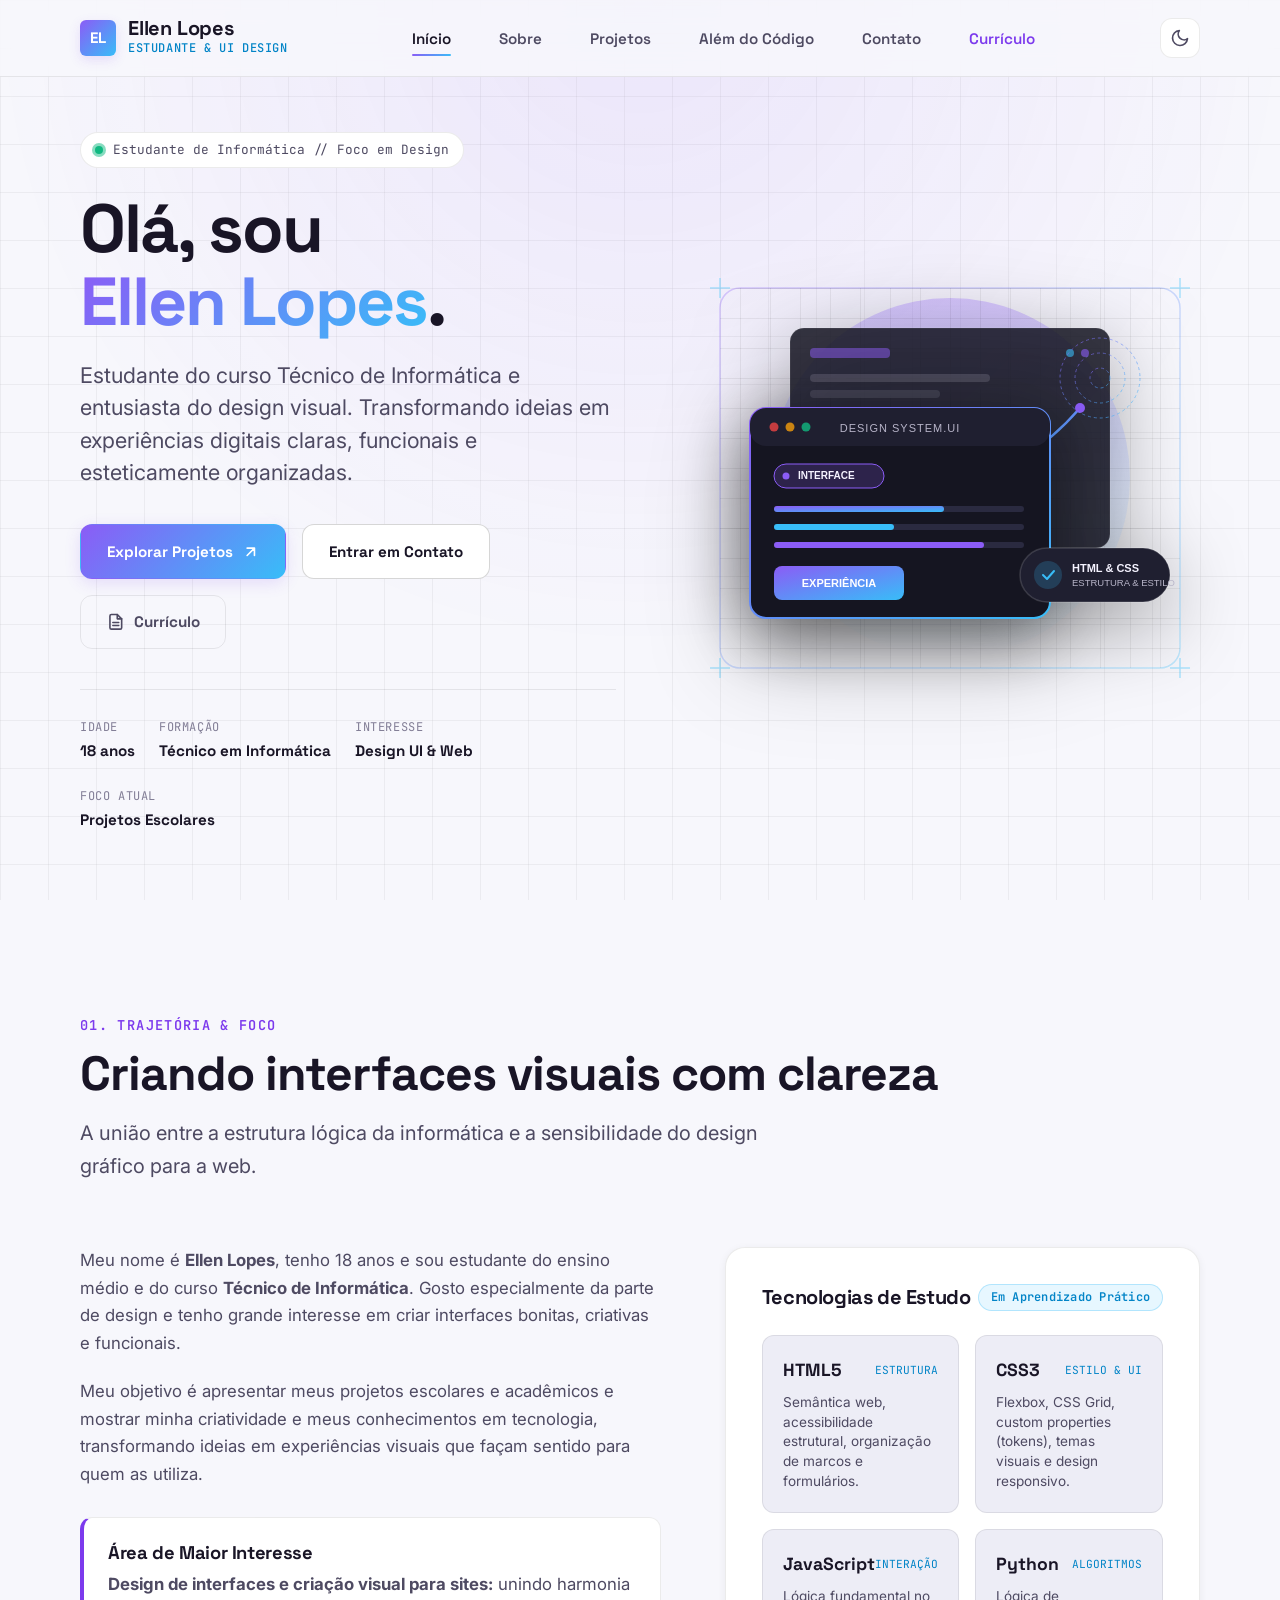
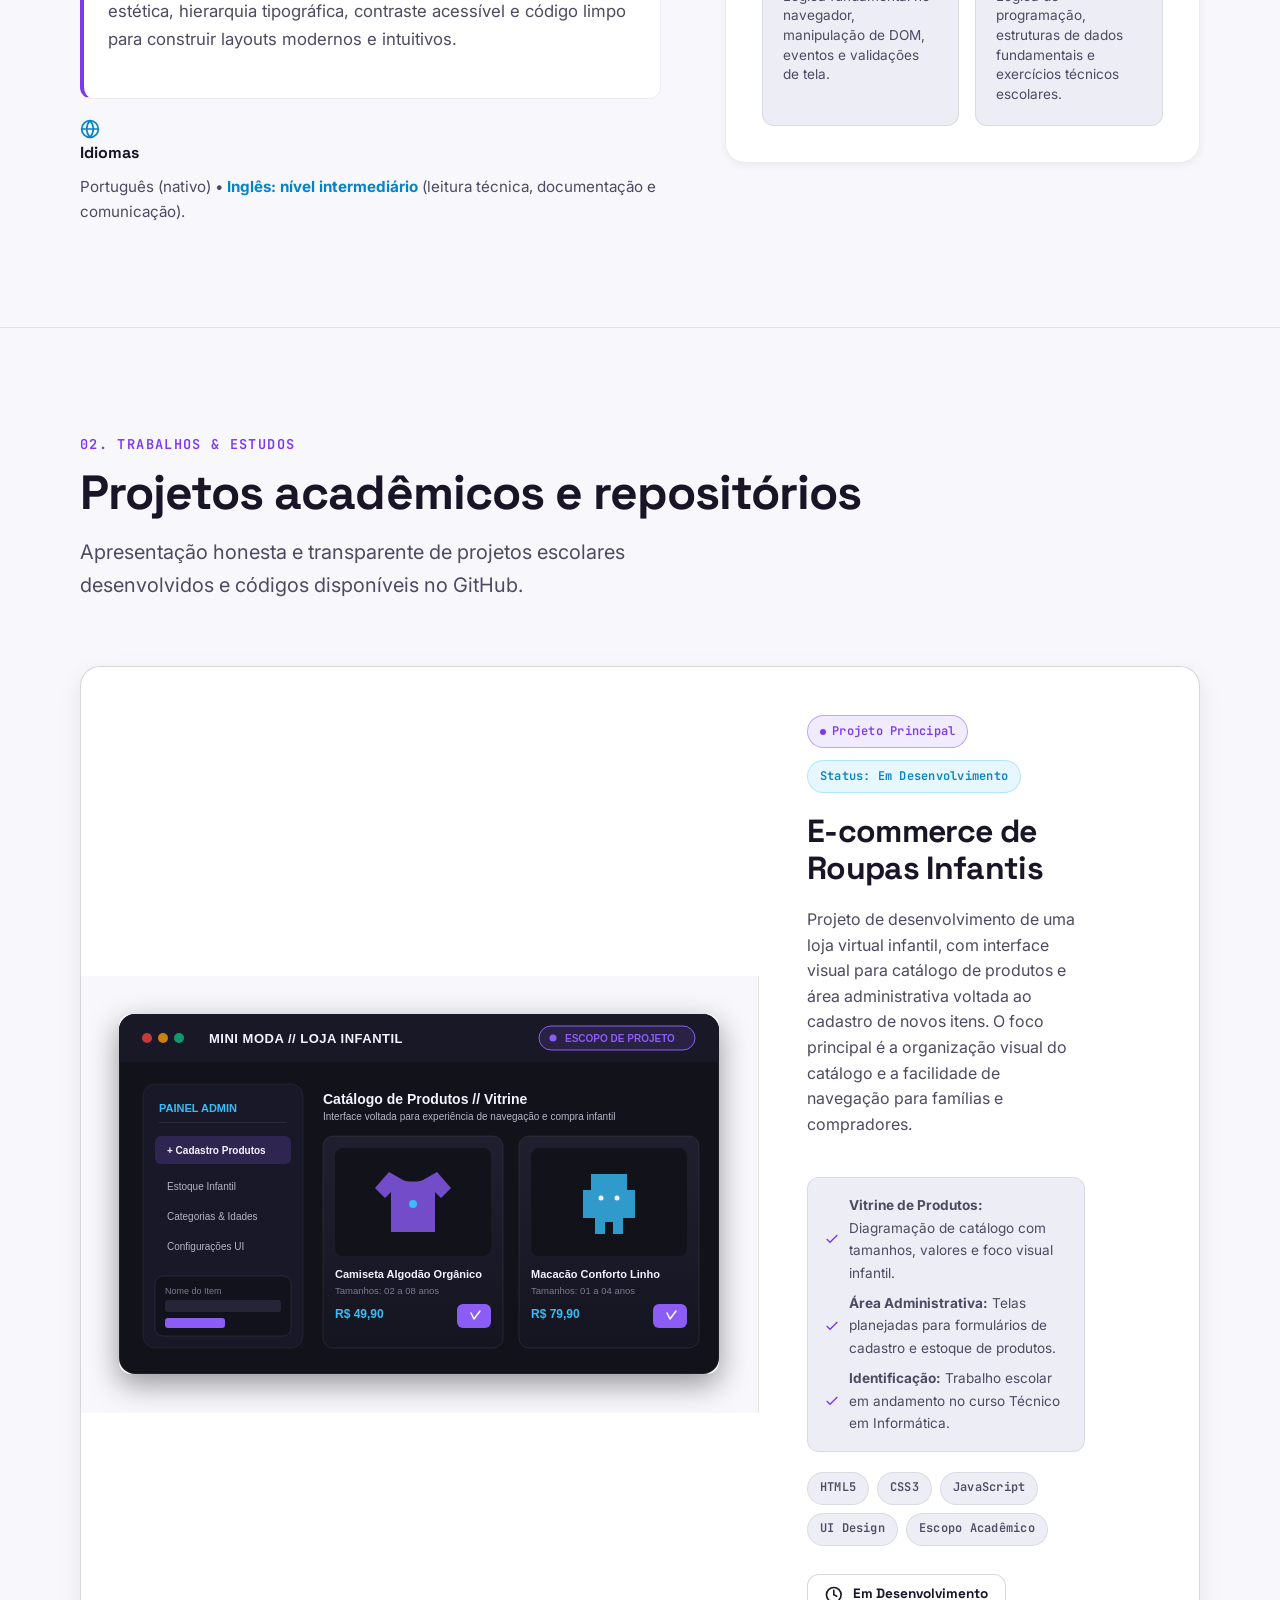
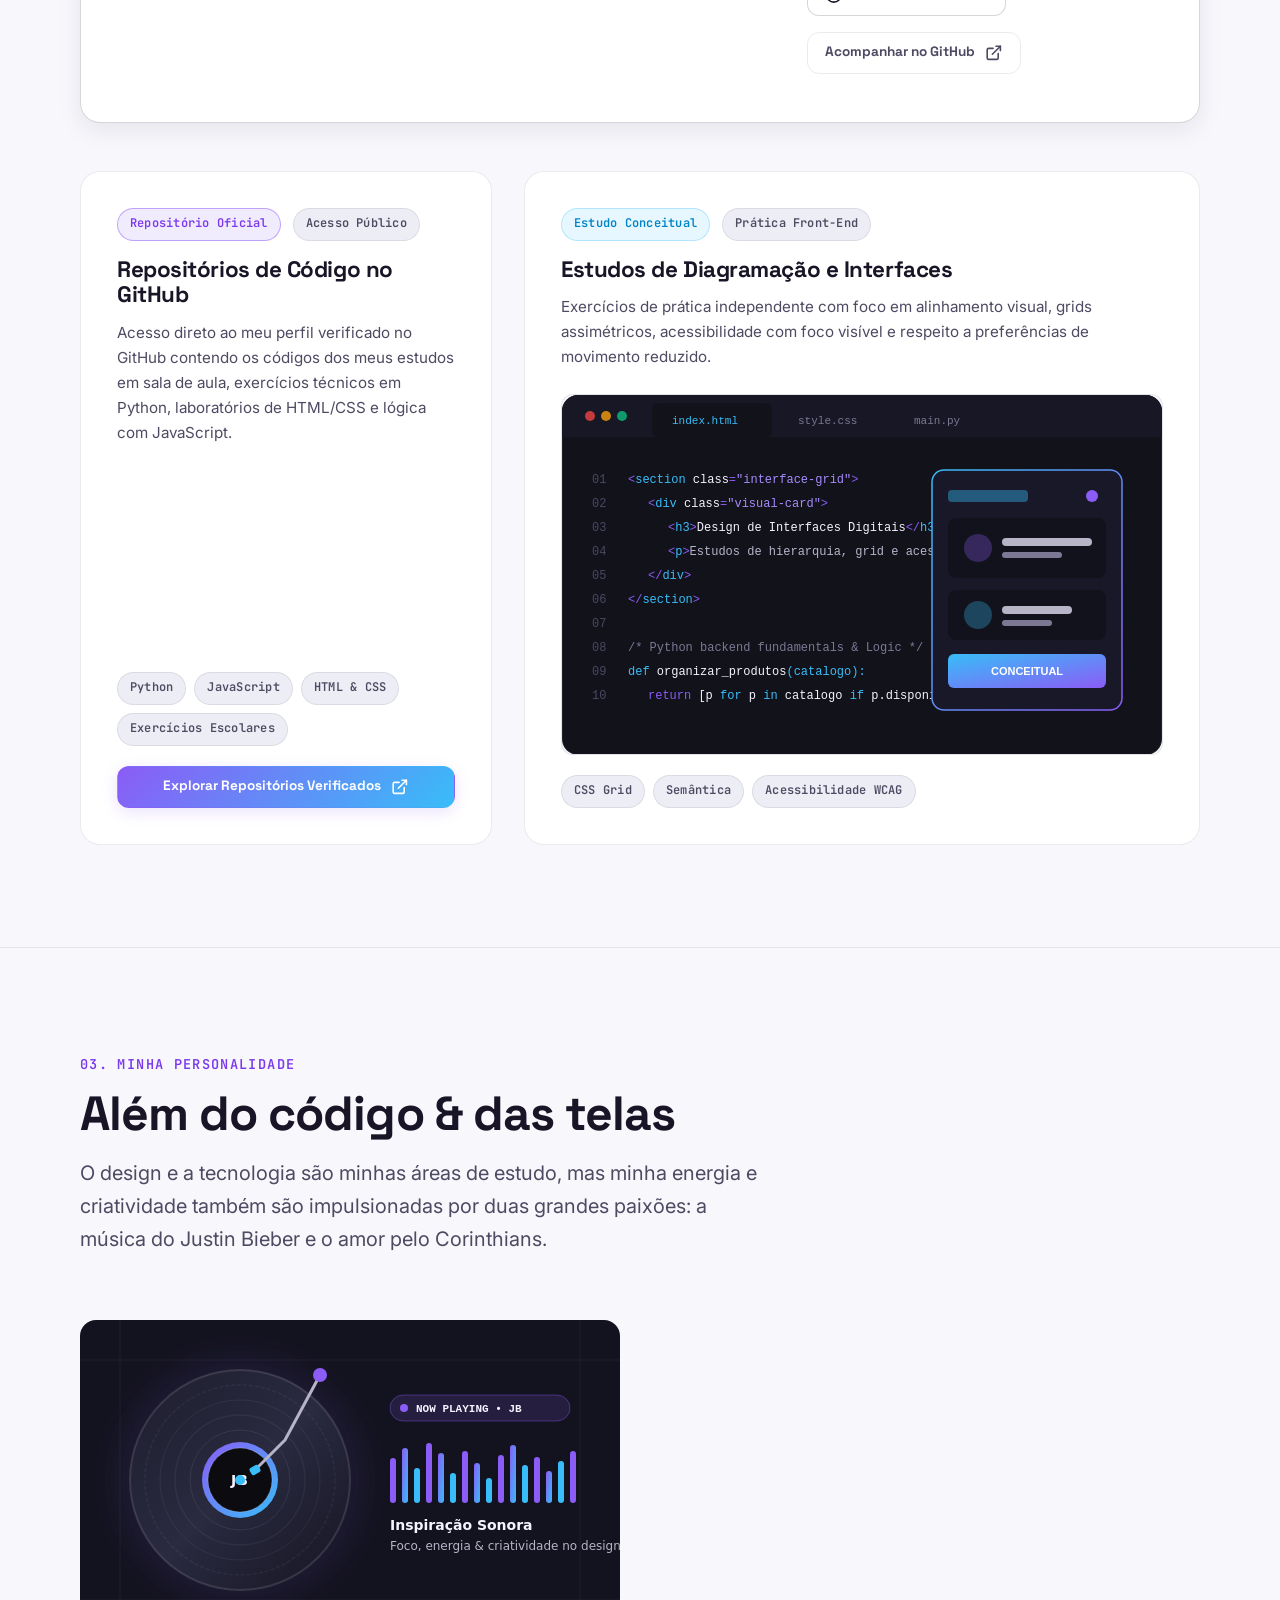
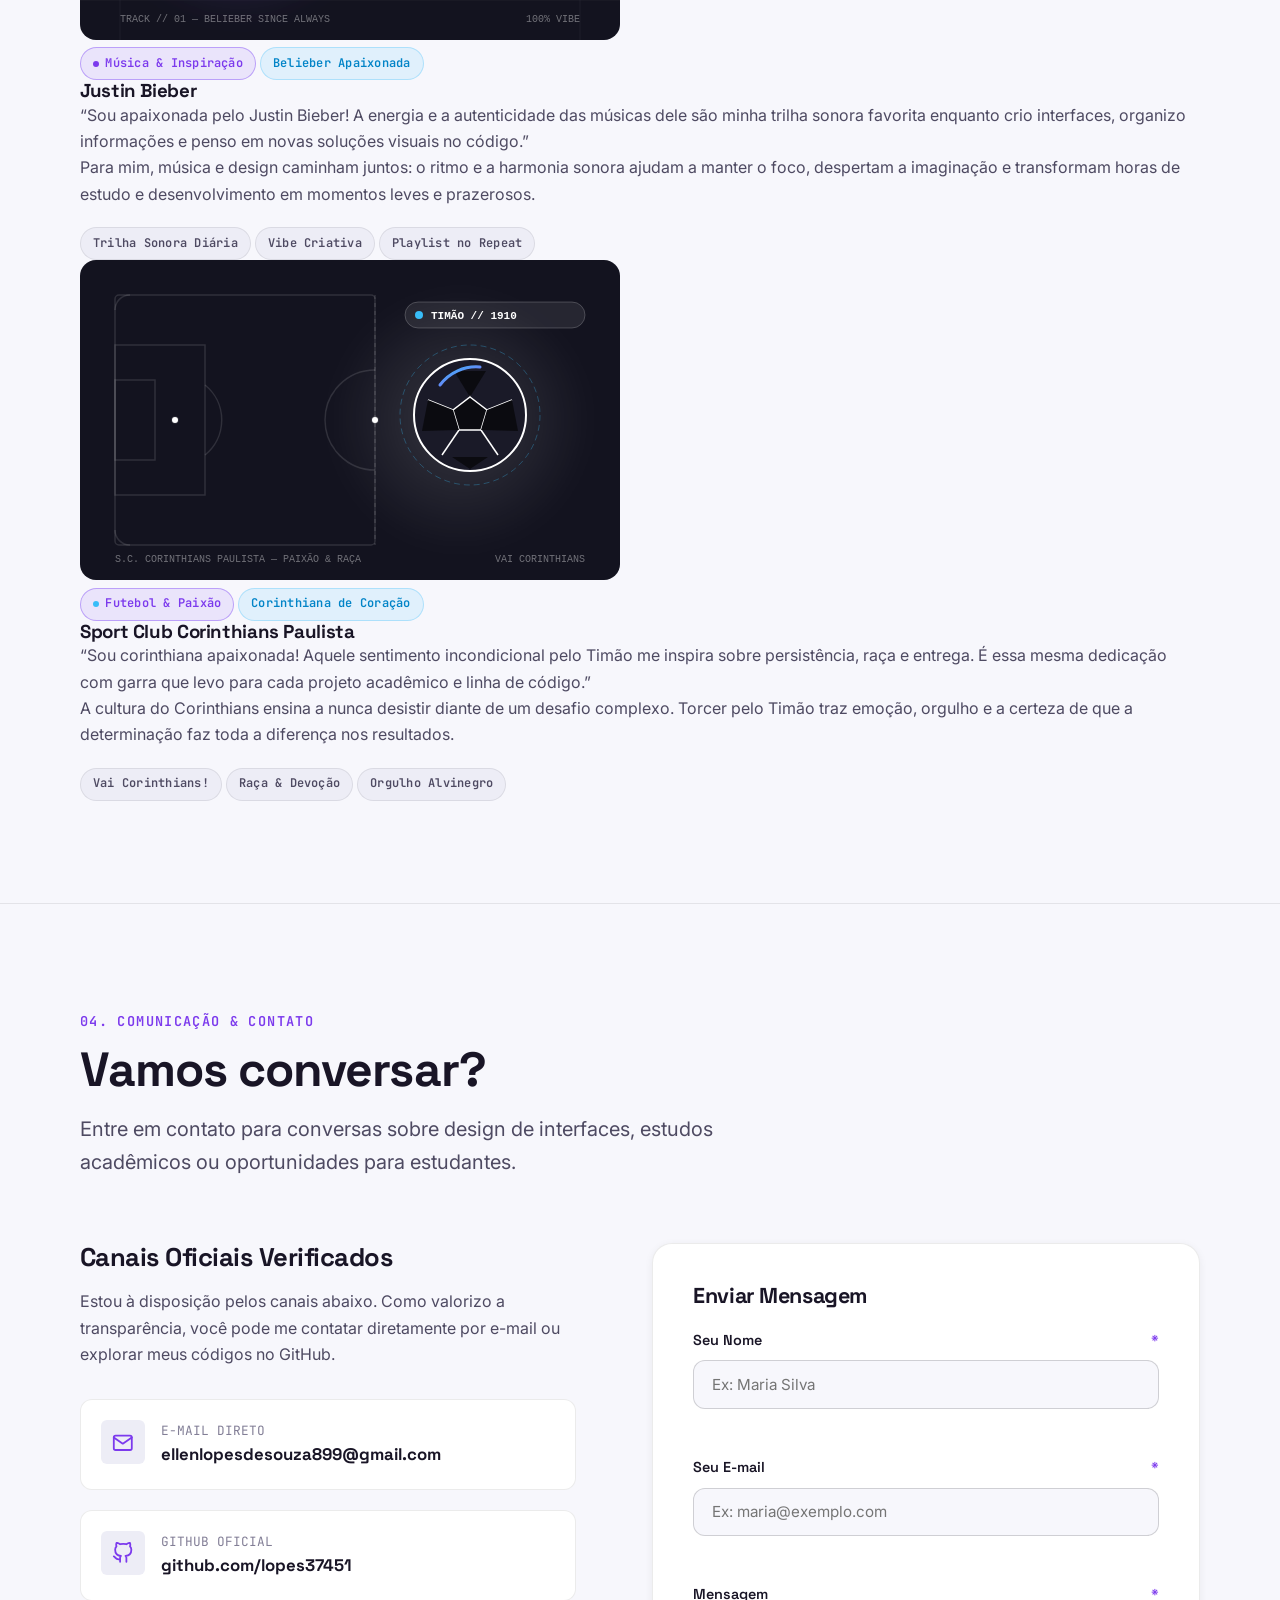
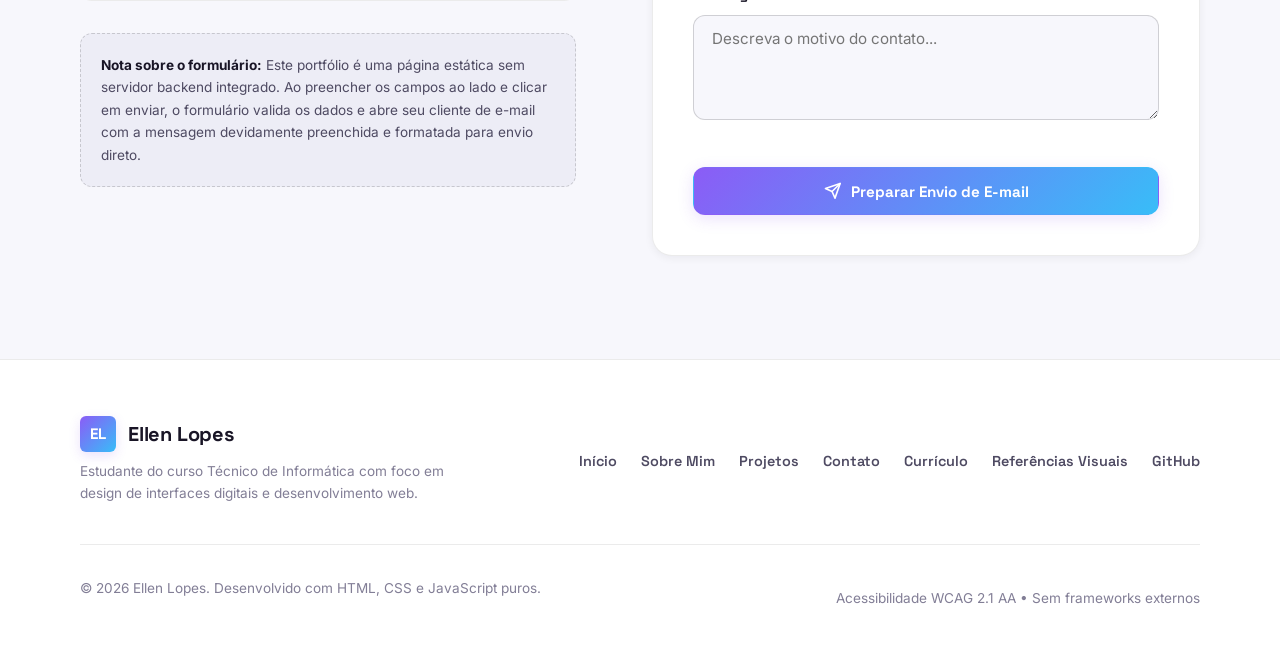
<file: index.html>
<!DOCTYPE html>
<html lang="pt-BR">
<head>
  <meta charset="UTF-8">
  <meta name="viewport" content="width=device-width, initial-scale=1.0">
  <meta http-equiv="X-UA-Compatible" content="ie=edge">
  
  <title>Ellen Lopes — Portfólio de Design & Desenvolvimento Web</title>
  <meta name="description" content="Portfólio de Ellen Lopes, estudante de Técnico de Informática com foco em design de interfaces, HTML, CSS, Python e JavaScript. Projetos acadêmicos e repositórios.">
  <meta name="author" content="Ellen Lopes">
  <meta name="theme-color" content="#0B0B10">

  <!-- Open Graph / Meta de Compartilhamento -->
  <meta property="og:type" content="website">
  <meta property="og:title" content="Ellen Lopes — Portfólio de Design & Desenvolvimento Web">
  <meta property="og:description" content="Estudante de Técnico em Informática com paixão por design de interfaces digitais. Transformando ideias em experiências visuais.">
  <meta property="og:locale" content="pt_BR">

  <!-- Favicon Vetorial -->
  <link rel="icon" type="image/svg+xml" href="./assets/favicon.svg">

  <!-- Fontes Tipográficas: Space Grotesk, Inter e JetBrains Mono -->
  <link rel="preconnect" href="https://fonts.googleapis.com">
  <link rel="preconnect" href="https://fonts.gstatic.com" crossorigin>
  <link href="https://fonts.googleapis.com/css2?family=Inter:wght@400;500;600;700&family=JetBrains+Mono:wght@400;500;600&family=Space+Grotesk:wght@500;600;700&display=swap" rel="stylesheet">

  <!-- Folha de Estilos Principal -->
  <link rel="stylesheet" href="./style.css">
</head>
<body>
  <!-- Link de Acessibilidade (Skip Link) para navegação rápida por teclado -->
  <a href="#main-content" class="skip-link">Pular para o conteúdo principal</a>

  <!-- =========================================================================
       CABEÇALHO & NAVEGAÇÃO FIXA
       ========================================================================= -->
  <header class="site-header" id="site-header">
    <div class="container header-container">
      <!-- Logotipo Textual com Monograma Vetorial -->
      <a href="#inicio" class="brand-logo" aria-label="Ellen Lopes - Página Inicial">
        <span class="brand-mark" aria-hidden="true">EL</span>
        <div class="brand-meta">
          <span class="brand-name">Ellen Lopes</span>
          <span class="brand-role">Estudante &amp; UI Design</span>
        </div>
      </a>

      <!-- Menu de Navegação Desktop -->
      <nav class="nav-desktop" aria-label="Navegação principal">
        <ul class="nav-links">
          <li><a href="#inicio" class="nav-link active" data-nav="inicio">Início</a></li>
          <li><a href="#sobre" class="nav-link" data-nav="sobre">Sobre</a></li>
          <li><a href="#projetos" class="nav-link" data-nav="projetos">Projetos</a></li>
          <li><a href="#alem-do-codigo" class="nav-link" data-nav="alem-do-codigo">Além do Código</a></li>
          <li><a href="#contato" class="nav-link" data-nav="contato">Contato</a></li>
          <li><a href="curriculum.html" class="nav-link" style="color: var(--accent-purple);">Currículo</a></li>
        </ul>
      </nav>

      <!-- Ações do Cabeçalho: Alternador de Tema e Menu Mobile -->
      <div class="header-actions">
        <!-- Alternador de Tema Claro / Escuro -->
        <button type="button" class="theme-toggle" id="theme-toggle" aria-label="Alternar para o modo claro" title="Alternar tema visual">
          <!-- Ícone do Sol (exibido no modo escuro) -->
          <svg class="theme-icon icon-sun" aria-hidden="true" viewBox="0 0 24 24">
            <circle cx="12" cy="12" r="4"></circle>
            <path d="M12 2v2M12 20v2M4.93 4.93l1.41 1.41M17.66 17.66l1.41 1.41M2 12h2M20 12h2M6.34 17.66l-1.41 1.41M19.07 4.93l-1.41 1.41"></path>
          </svg>
          <!-- Ícone da Lua (exibido no modo claro) -->
          <svg class="theme-icon icon-moon" style="display: none;" aria-hidden="true" viewBox="0 0 24 24">
            <path d="M21 12.79A9 9 0 1 1 11.21 3 7 7 0 0 0 21 12.79z"></path>
          </svg>
        </button>

        <!-- Botão Hambúrguer Mobile -->
        <button type="button" class="mobile-toggle" id="mobile-toggle" aria-expanded="false" aria-controls="mobile-drawer" aria-label="Abrir menu de navegação">
          <span class="hamburger-line"></span>
          <span class="hamburger-line"></span>
          <span class="hamburger-line"></span>
        </button>
      </div>
    </div>
  </header>

  <!-- Gaveta de Navegação Mobile (Mobile Drawer) -->
  <div class="mobile-drawer" id="mobile-drawer" aria-hidden="true">
    <nav aria-label="Navegação móvel">
      <ul class="mobile-nav-links">
        <li><a href="#inicio" class="mobile-nav-link" data-nav="inicio">01. Início</a></li>
        <li><a href="#sobre" class="mobile-nav-link" data-nav="sobre">02. Sobre Mim</a></li>
        <li><a href="#projetos" class="mobile-nav-link" data-nav="projetos">03. Projetos</a></li>
        <li><a href="#alem-do-codigo" class="mobile-nav-link" data-nav="alem-do-codigo">04. Além do Código</a></li>
        <li><a href="#contato" class="mobile-nav-link" data-nav="contato">05. Contato</a></li>
        <li><a href="curriculum.html" class="mobile-nav-link" style="color: var(--accent-purple);">06. Currículo Imprimível</a></li>
        <li><a href="referencias-visuais.html" class="mobile-nav-link">07. Referências Visuais</a></li>
      </ul>
    </nav>
    <div class="mobile-drawer-footer">
      <div class="badge badge-accent">
        <span class="badge-dot"></span>
        Ensino Médio &amp; Técnico de Informática
      </div>
      <a href="mailto:ellenlopesdesouza899@gmail.com" class="btn btn-secondary btn-sm">
        ellenlopesdesouza899@gmail.com
      </a>
    </div>
  </div>

  <!-- =========================================================================
       CONTEÚDO PRINCIPAL
       ========================================================================= -->
  <main id="main-content">

    <!-- -----------------------------------------------------------------------
         HERO SECTION (#inicio)
         ----------------------------------------------------------------------- -->
    <section class="hero-section" id="inicio" aria-labelledby="hero-title">
      <div class="container">
        <div class="hero-grid">
          <!-- Coluna Textual do Hero -->
          <div class="hero-content">
            <div class="hero-meta-badge">
              <span class="status-ping" aria-hidden="true"></span>
              <span>Estudante de Informática // Foco em Design</span>
            </div>

            <h1 class="hero-title" id="hero-title">
              Olá, sou <span class="gradient-text">Ellen Lopes</span>.
            </h1>

            <p class="hero-tagline">
              Estudante do curso Técnico de Informática e entusiasta do design visual. 
              Transformando ideias em experiências digitais claras, funcionais e esteticamente organizadas.
            </p>

            <div class="hero-actions">
              <a href="#projetos" class="btn btn-primary">
                <span>Explorar Projetos</span>
                <svg class="btn-icon" aria-hidden="true" viewBox="0 0 24 24">
                  <path d="M7 17L17 7M17 7H7M17 7V17"></path>
                </svg>
              </a>
              <a href="#contato" class="btn btn-secondary">
                <span>Entrar em Contato</span>
              </a>
              <a href="curriculum.html" class="btn btn-ghost" title="Acessar versão do currículo pronta para imprimir ou salvar em PDF">
                <svg class="btn-icon" aria-hidden="true" viewBox="0 0 24 24">
                  <path d="M14 2H6a2 2 0 0 0-2 2v16a2 2 0 0 0 2 2h12a2 2 0 0 0 2-2V8z"></path>
                  <polyline points="14 2 14 8 20 8"></polyline>
                  <line x1="16" y1="13" x2="8" y2="13"></line>
                  <line x1="16" y1="17" x2="8" y2="17"></line>
                </svg>
                <span>Currículo</span>
              </a>
            </div>

            <div class="hero-credentials">
              <div class="credential-item">
                <span class="credential-label">Idade</span>
                <span class="credential-value">18 anos</span>
              </div>
              <div class="credential-item">
                <span class="credential-label">Formação</span>
                <span class="credential-value">Técnico em Informática</span>
              </div>
              <div class="credential-item">
                <span class="credential-label">Interesse</span>
                <span class="credential-value">Design UI &amp; Web</span>
              </div>
              <div class="credential-item">
                <span class="credential-label">Foco Atual</span>
                <span class="credential-value">Projetos Escolares</span>
              </div>
            </div>
          </div>

          <!-- Coluna Gráfica Vetorial Autoral (Sem fotos pessoais ou de banco) -->
          <div class="hero-visual-wrapper">
            <div class="hero-visual-container" role="img" aria-label="Composição gráfica abstrata com grid técnico, janelas de interface e gradientes em roxo e azul">
              <object type="image/svg+xml" data="./assets/hero-graphic.svg" width="540" height="440" style="pointer-events: none;">
                Composição abstrata representativa de interfaces visuais.
              </object>
            </div>
          </div>
        </div>
      </div>
    </section>

    <!-- -----------------------------------------------------------------------
         SEÇÃO SOBRE MIM (#sobre)
         ----------------------------------------------------------------------- -->
    <section class="section-wrapper" id="sobre" aria-labelledby="about-title">
      <div class="container">
        <div class="section-header reveal">
          <span class="section-counter">01. Trajetória &amp; Foco</span>
          <h2 class="section-title" id="about-title">Criando interfaces visuais com clareza</h2>
          <p class="section-lead">
            A união entre a estrutura lógica da informática e a sensibilidade do design gráfico para a web.
          </p>
        </div>

        <div class="about-grid">
          <!-- Coluna de Apresentação -->
          <div class="about-text-column reveal">
            <p>
              Meu nome é <strong>Ellen Lopes</strong>, tenho 18 anos e sou estudante do ensino médio e do curso <strong>Técnico de Informática</strong>. Gosto especialmente da parte de design e tenho grande interesse em criar interfaces bonitas, criativas e funcionais.
            </p>
            <p>
              Meu objetivo é apresentar meus projetos escolares e acadêmicos e mostrar minha criatividade e meus conhecimentos em tecnologia, transformando ideias em experiências visuais que façam sentido para quem as utiliza.
            </p>
            
            <div class="about-highlight-box">
              <h3>Área de Maior Interesse</h3>
              <p>
                <strong>Design de interfaces e criação visual para sites:</strong> unindo harmonia estética, hierarquia tipográfica, contraste acessível e código limpo para construir layouts modernos e intuitivos.
              </p>
            </div>

            <!-- Idioma em Destaque -->
            <div class="language-badge-card" style="margin-top: 1.25rem;">
              <div class="language-badge-header">
                <svg width="20" height="20" viewBox="0 0 24 24" fill="none" stroke="currentColor" stroke-width="2" stroke-linecap="round" stroke-linejoin="round" aria-hidden="true" style="color: var(--accent-blue);">
                  <circle cx="12" cy="12" r="10"></circle>
                  <line x1="2" y1="12" x2="22" y2="12"></line>
                  <path d="M12 2a15.3 15.3 0 0 1 4 10 15.3 15.3 0 0 1-4 10 15.3 15.3 0 0 1-4-10 15.3 15.3 0 0 1 4-10z"></path>
                </svg>
                <span style="font-family: var(--font-heading); font-weight: 700; color: var(--text-primary);">Idiomas</span>
              </div>
              <p style="margin: 0.5rem 0 0; font-size: 0.95rem;">
                Português (nativo) • <strong style="color: var(--accent-blue);">Inglês: nível intermediário</strong> (leitura técnica, documentação e comunicação).
              </p>
            </div>
          </div>

          <!-- Coluna de Tecnologias de Estudo (Sem níveis inventados) -->
          <div class="about-tech-column reveal">
            <div class="tech-stack-card">
              <h3 class="tech-stack-title">
                <span>Tecnologias de Estudo</span>
                <span class="badge badge-cyan">Em Aprendizado Prático</span>
              </h3>

              <div class="tech-grid">
                <!-- HTML -->
                <div class="tech-item">
                  <div class="tech-item-header">
                    <span class="tech-item-name">HTML5</span>
                    <span class="tech-item-category">Estrutura</span>
                  </div>
                  <p class="tech-item-desc">
                    Semântica web, acessibilidade estrutural, organização de marcos e formulários.
                  </p>
                </div>

                <!-- CSS -->
                <div class="tech-item">
                  <div class="tech-item-header">
                    <span class="tech-item-name">CSS3</span>
                    <span class="tech-item-category">Estilo &amp; UI</span>
                  </div>
                  <p class="tech-item-desc">
                    Flexbox, CSS Grid, custom properties (tokens), temas visuais e design responsivo.
                  </p>
                </div>

                <!-- JavaScript -->
                <div class="tech-item">
                  <div class="tech-item-header">
                    <span class="tech-item-name">JavaScript</span>
                    <span class="tech-item-category">Interação</span>
                  </div>
                  <p class="tech-item-desc">
                    Lógica fundamental no navegador, manipulação de DOM, eventos e validações de tela.
                  </p>
                </div>

                <!-- Python -->
                <div class="tech-item">
                  <div class="tech-item-header">
                    <span class="tech-item-name">Python</span>
                    <span class="tech-item-category">Algoritmos</span>
                  </div>
                  <p class="tech-item-desc">
                    Lógica de programação, estruturas de dados fundamentais e exercícios técnicos escolares.
                  </p>
                </div>
              </div>
            </div>
          </div>
        </div>
      </div>
    </section>

    <!-- -----------------------------------------------------------------------
         SEÇÃO DE PROJETOS (#projetos)
         ----------------------------------------------------------------------- -->
    <section class="section-wrapper" id="projetos" aria-labelledby="projects-title">
      <div class="container">
        <div class="section-header reveal">
          <span class="section-counter">02. Trabalhos &amp; Estudos</span>
          <h2 class="section-title" id="projects-title">Projetos acadêmicos e repositórios</h2>
          <p class="section-lead">
            Apresentação honesta e transparente de projetos escolares desenvolvidos e códigos disponíveis no GitHub.
          </p>
        </div>

        <div class="projects-editorial-grid">

          <!-- CARD PRINCIPAL EM DESTAQUE: E-COMMERCE DE ROUPAS INFANTIS -->
          <article class="project-featured-card reveal" aria-labelledby="featured-project-title">
            <div class="featured-card-grid">
              <!-- Visual Esquemático do Projeto -->
              <div class="featured-visual-pane">
                <div class="featured-visual-container" role="img" aria-label="Interface esquemática do e-commerce de roupas infantis com catálogo e painel administrativo">
                  <object type="image/svg+xml" data="./assets/ecommerce-preview.svg" width="600" height="360" style="pointer-events: none;">
                    Esquema visual do e-commerce de roupas infantis.
                  </object>
                </div>
              </div>

              <!-- Conteúdo Descritivo Fiel ao Escopo -->
              <div class="featured-content-pane">
                <div class="project-meta-row">
                  <span class="badge badge-accent">
                    <span class="badge-dot"></span>
                    Projeto Principal
                  </span>
                  <span class="badge badge-cyan">
                    Status: Em Desenvolvimento
                  </span>
                </div>

                <h3 class="project-card-title" id="featured-project-title">
                  E-commerce de Roupas Infantis
                </h3>

                <p class="project-card-desc">
                  Projeto de desenvolvimento de uma loja virtual infantil, com interface visual para catálogo de produtos e área administrativa voltada ao cadastro de novos itens. O foco principal é a organização visual do catálogo e a facilidade de navegação para famílias e compradores.
                </p>

                <ul class="project-specs-list" aria-label="Escopo específico do projeto">
                  <li class="project-spec-item">
                    <svg aria-hidden="true" viewBox="0 0 24 24" fill="none" stroke="currentColor" stroke-width="2">
                      <polyline points="20 6 9 17 4 12"></polyline>
                    </svg>
                    <span><strong>Vitrine de Produtos:</strong> Diagramação de catálogo com tamanhos, valores e foco visual infantil.</span>
                  </li>
                  <li class="project-spec-item">
                    <svg aria-hidden="true" viewBox="0 0 24 24" fill="none" stroke="currentColor" stroke-width="2">
                      <polyline points="20 6 9 17 4 12"></polyline>
                    </svg>
                    <span><strong>Área Administrativa:</strong> Telas planejadas para formulários de cadastro e estoque de produtos.</span>
                  </li>
                  <li class="project-spec-item">
                    <svg aria-hidden="true" viewBox="0 0 24 24" fill="none" stroke="currentColor" stroke-width="2">
                      <polyline points="20 6 9 17 4 12"></polyline>
                    </svg>
                    <span><strong>Identificação:</strong> Trabalho escolar em andamento no curso Técnico em Informática.</span>
                  </li>
                </ul>

                <div class="project-tags-row">
                  <span class="badge">HTML5</span>
                  <span class="badge">CSS3</span>
                  <span class="badge">JavaScript</span>
                  <span class="badge">UI Design</span>
                  <span class="badge">Escopo Acadêmico</span>
                </div>

                <div class="project-actions-row">
                  <span class="btn btn-secondary btn-sm" style="cursor: default;" title="Projeto atualmente em fase de desenvolvimento escolar">
                    <svg class="btn-icon" aria-hidden="true" viewBox="0 0 24 24">
                      <circle cx="12" cy="12" r="10"></circle>
                      <polyline points="12 6 12 12 16 14"></polyline>
                    </svg>
                    <span>Em Desenvolvimento</span>
                  </span>
                  <a href="https://github.com/lopes37451?tab=repositories" target="_blank" rel="noopener noreferrer" class="btn btn-ghost btn-sm">
                    <span>Acompanhar no GitHub</span>
                    <svg class="btn-icon" aria-hidden="true" viewBox="0 0 24 24">
                      <path d="M18 13v6a2 2 0 0 1-2 2H5a2 2 0 0 1-2-2V8a2 2 0 0 1 2-2h6"></path>
                      <polyline points="15 3 21 3 21 9"></polyline>
                      <line x1="10" y1="14" x2="21" y2="3"></line>
                    </svg>
                  </a>
                </div>
              </div>
            </div>
          </article>

          <!-- SUBGRADE DE PROJETOS E REPOSITÓRIOS -->
          <div class="projects-subgrid">

            <!-- Card 2: GitHub Central Oficial -->
            <article class="project-subcard reveal" aria-labelledby="github-card-title">
              <div>
                <div class="project-meta-row" style="margin-bottom: 1rem;">
                  <span class="badge badge-accent">Repositório Oficial</span>
                  <span class="badge">Acesso Público</span>
                </div>

                <div class="subcard-content">
                  <h3 id="github-card-title">Repositórios de Código no GitHub</h3>
                  <p>
                    Acesso direto ao meu perfil verificado no GitHub contendo os códigos dos meus estudos em sala de aula, exercícios técnicos em Python, laboratórios de HTML/CSS e lógica com JavaScript.
                  </p>
                </div>
              </div>

              <div>
                <div class="project-tags-row" style="margin-bottom: 1.25rem;">
                  <span class="badge">Python</span>
                  <span class="badge">JavaScript</span>
                  <span class="badge">HTML &amp; CSS</span>
                  <span class="badge">Exercícios Escolares</span>
                </div>

                <a href="https://github.com/lopes37451?tab=repositories" target="_blank" rel="noopener noreferrer" class="btn btn-primary btn-sm" style="width: 100%;">
                  <span>Explorar Repositórios Verificados</span>
                  <svg class="btn-icon" aria-hidden="true" viewBox="0 0 24 24">
                    <path d="M18 13v6a2 2 0 0 1-2 2H5a2 2 0 0 1-2-2V8a2 2 0 0 1 2-2h6"></path>
                    <polyline points="15 3 21 3 21 9"></polyline>
                    <line x1="10" y1="14" x2="21" y2="3"></line>
                  </svg>
                </a>
              </div>
            </article>

            <!-- Card 3: Estudos de Fundamentos e Interfaces -->
            <article class="project-subcard reveal" aria-labelledby="studies-card-title">
              <div>
                <div class="project-meta-row" style="margin-bottom: 1rem;">
                  <span class="badge badge-cyan">Estudo Conceitual</span>
                  <span class="badge">Prática Front-End</span>
                </div>

                <div class="subcard-content">
                  <h3 id="studies-card-title">Estudos de Diagramação e Interfaces</h3>
                  <p>
                    Exercícios de prática independente com foco em alinhamento visual, grids assimétricos, acessibilidade com foco visível e respeito a preferências de movimento reduzido.
                  </p>
                </div>
              </div>

              <div>
                <div class="subcard-visual" style="margin-bottom: 1.25rem;">
                  <object type="image/svg+xml" data="./assets/code-studies.svg" width="600" height="360" style="pointer-events: none;">
                    Estudos de código e arquitetura de interfaces.
                  </object>
                </div>

                <div class="project-tags-row">
                  <span class="badge">CSS Grid</span>
                  <span class="badge">Semântica</span>
                  <span class="badge">Acessibilidade WCAG</span>
                </div>
              </div>
            </article>

          </div>
        </div>
      </div>
    </section>

    <!-- -----------------------------------------------------------------------
         SEÇÃO ALÉM DO CÓDIGO (#alem-do-codigo)
         ----------------------------------------------------------------------- -->
    <section class="section-wrapper" id="alem-do-codigo" aria-labelledby="beyond-title">
      <div class="container">
        <div class="section-header reveal">
          <span class="section-counter">03. Minha Personalidade</span>
          <h2 class="section-title" id="beyond-title">Além do código &amp; das telas</h2>
          <p class="section-lead">
            O design e a tecnologia são minhas áreas de estudo, mas minha energia e criatividade também são impulsionadas por duas grandes paixões: a música do Justin Bieber e o amor pelo Corinthians.
          </p>
        </div>

        <div class="beyond-editorial-grid">

          <!-- CARD 1: JUSTIN BIEBER -->
          <article class="beyond-card beyond-card-bieber reveal" aria-labelledby="bieber-card-title">
            <div class="beyond-card-visual">
              <object type="image/svg+xml" data="./assets/justin-bieber-graphic.svg" width="540" height="320" style="pointer-events: none;">
                Grafismo musical autoral em homenagem a Justin Bieber.
              </object>
            </div>

            <div class="beyond-card-body">
              <div class="beyond-meta-row">
                <span class="badge badge-accent">
                  <span class="badge-dot"></span>
                  Música &amp; Inspiração
                </span>
                <span class="badge badge-cyan">Belieber Apaixonada</span>
              </div>

              <h3 class="beyond-card-title" id="bieber-card-title">
                Justin Bieber
              </h3>

              <blockquote class="beyond-quote">
                “Sou apaixonada pelo Justin Bieber! A energia e a autenticidade das músicas dele são minha trilha sonora favorita enquanto crio interfaces, organizo informações e penso em novas soluções visuais no código.”
              </blockquote>

              <p class="beyond-card-text">
                Para mim, música e design caminham juntos: o ritmo e a harmonia sonora ajudam a manter o foco, despertam a imaginação e transformam horas de estudo e desenvolvimento em momentos leves e prazerosos.
              </p>

              <div class="beyond-tags-row">
                <span class="badge">Trilha Sonora Diária</span>
                <span class="badge">Vibe Criativa</span>
                <span class="badge">Playlist no Repeat</span>
              </div>
            </div>
          </article>

          <!-- CARD 2: CORINTHIANS -->
          <article class="beyond-card beyond-card-corinthians reveal" aria-labelledby="corinthians-card-title">
            <div class="beyond-card-visual">
              <object type="image/svg+xml" data="./assets/corinthians-graphic.svg" width="540" height="320" style="pointer-events: none;">
                Composição gráfica vetorial autoral em homenagem ao Corinthians.
              </object>
            </div>

            <div class="beyond-card-body">
              <div class="beyond-meta-row">
                <span class="badge badge-accent">
                  <span class="badge-dot" style="background-color: #38BDF8;"></span>
                  Futebol &amp; Paixão
                </span>
                <span class="badge badge-cyan">Corinthiana de Coração</span>
              </div>

              <h3 class="beyond-card-title" id="corinthians-card-title">
                Sport Club Corinthians Paulista
              </h3>

              <blockquote class="beyond-quote">
                “Sou corinthiana apaixonada! Aquele sentimento incondicional pelo Timão me inspira sobre persistência, raça e entrega. É essa mesma dedicação com garra que levo para cada projeto acadêmico e linha de código.”
              </blockquote>

              <p class="beyond-card-text">
                A cultura do Corinthians ensina a nunca desistir diante de um desafio complexo. Torcer pelo Timão traz emoção, orgulho e a certeza de que a determinação faz toda a diferença nos resultados.
              </p>

              <div class="beyond-tags-row">
                <span class="badge">Vai Corinthians!</span>
                <span class="badge">Raça &amp; Devoção</span>
                <span class="badge">Orgulho Alvinegro</span>
              </div>
            </div>
          </article>

        </div>
      </div>
    </section>

    <!-- -----------------------------------------------------------------------
         SEÇÃO DE CONTATO (#contato)
         ----------------------------------------------------------------------- -->
    <section class="section-wrapper" id="contato" aria-labelledby="contact-title">
      <div class="container">
        <div class="section-header reveal">
          <span class="section-counter">04. Comunicação &amp; Contato</span>
          <h2 class="section-title" id="contact-title">Vamos conversar?</h2>
          <p class="section-lead">
            Entre em contato para conversas sobre design de interfaces, estudos acadêmicos ou oportunidades para estudantes.
          </p>
        </div>

        <div class="contact-grid">
          <!-- Coluna com Canais Oficiais Verificados -->
          <div class="contact-info-col reveal">
            <h3>Canais Oficiais Verificados</h3>
            <p>
              Estou à disposição pelos canais abaixo. Como valorizo a transparência, você pode me contatar diretamente por e-mail ou explorar meus códigos no GitHub.
            </p>

            <ul class="contact-channels-list">
              <!-- E-mail Oficial -->
              <li class="contact-channel-item">
                <div class="channel-icon-box" aria-hidden="true">
                  <svg viewBox="0 0 24 24" fill="none" stroke="currentColor" stroke-width="2" stroke-linecap="round" stroke-linejoin="round">
                    <path d="M4 4h16c1.1 0 2 .9 2 2v12c0 1.1-.9 2-2 2H4c-1.1 0-2-.9-2-2V6c0-1.1.9-2 2-2z"></path>
                    <polyline points="22,6 12,13 2,6"></polyline>
                  </svg>
                </div>
                <div class="channel-details">
                  <span class="channel-title">E-mail Direto</span>
                  <a href="mailto:ellenlopesdesouza899@gmail.com" class="channel-link">
                    ellenlopesdesouza899@gmail.com
                  </a>
                </div>
              </li>

              <!-- GitHub Oficial -->
              <li class="contact-channel-item">
                <div class="channel-icon-box" aria-hidden="true">
                  <svg viewBox="0 0 24 24" fill="none" stroke="currentColor" stroke-width="2" stroke-linecap="round" stroke-linejoin="round">
                    <path d="M9 19c-5 1.5-5-2.5-7-3m14 6v-3.87a3.37 3.37 0 0 0-.94-2.61c3.14-.35 6.44-1.54 6.44-7A5.44 5.44 0 0 0 20 4.77 5.07 5.07 0 0 0 19.91 1S18.73.65 16 2.48a13.38 13.38 0 0 0-7 0C6.27.65 5.09 1 5.09 1A5.07 5.07 0 0 0 5 4.77a5.44 5.44 0 0 0-1.5 3.78c0 5.42 3.3 6.61 6.44 7A3.37 3.37 0 0 0 9 18.13V22"></path>
                  </svg>
                </div>
                <div class="channel-details">
                  <span class="channel-title">GitHub Oficial</span>
                  <a href="https://github.com/lopes37451?tab=repositories" target="_blank" rel="noopener noreferrer" class="channel-link">
                    github.com/lopes37451
                  </a>
                </div>
              </li>
            </ul>

            <!-- Nota de Transparência -->
            <div class="contact-transparency-note">
              <strong>Nota sobre o formulário:</strong> Este portfólio é uma página estática sem servidor backend integrado. Ao preencher os campos ao lado e clicar em enviar, o formulário valida os dados e abre seu cliente de e-mail com a mensagem devidamente preenchida e formatada para envio direto.
            </div>
          </div>

          <!-- Coluna com o Formulário Assistido -->
          <div class="contact-form-card reveal">
            <h3 style="font-size: 1.35rem; margin-bottom: 1.25rem;">Enviar Mensagem</h3>

            <!-- Alerta Informativo Acessível -->
            <div id="form-alert" class="form-status-alert info" role="status" aria-live="polite"></div>

            <form id="contact-form" novalidate>
              <!-- Campo Nome -->
              <div class="form-group">
                <label for="user-name" class="form-label">
                  <span>Seu Nome</span>
                  <span class="required-indicator" aria-hidden="true">*</span>
                </label>
                <input 
                  type="text" 
                  id="user-name" 
                  name="name" 
                  class="form-input" 
                  placeholder="Ex: Maria Silva" 
                  required 
                  aria-describedby="name-error"
                  autocomplete="name"
                >
                <span id="name-error" class="form-error-msg" aria-live="polite"></span>
              </div>

              <!-- Campo E-mail -->
              <div class="form-group">
                <label for="user-email" class="form-label">
                  <span>Seu E-mail</span>
                  <span class="required-indicator" aria-hidden="true">*</span>
                </label>
                <input 
                  type="email" 
                  id="user-email" 
                  name="email" 
                  class="form-input" 
                  placeholder="Ex: maria@exemplo.com" 
                  required 
                  aria-describedby="email-error"
                  autocomplete="email"
                >
                <span id="email-error" class="form-error-msg" aria-live="polite"></span>
              </div>

              <!-- Campo Mensagem -->
              <div class="form-group">
                <label for="user-message" class="form-label">
                  <span>Mensagem</span>
                  <span class="required-indicator" aria-hidden="true">*</span>
                </label>
                <textarea 
                  id="user-message" 
                  name="message" 
                  rows="4" 
                  class="form-textarea" 
                  placeholder="Descreva o motivo do contato..." 
                  required 
                  aria-describedby="message-error"
                ></textarea>
                <span id="message-error" class="form-error-msg" aria-live="polite"></span>
              </div>

              <!-- Botão de Disparo -->
              <button type="submit" class="btn btn-primary" style="width: 100%;">
                <svg class="btn-icon" aria-hidden="true" viewBox="0 0 24 24">
                  <line x1="22" y1="2" x2="11" y2="13"></line>
                  <polygon points="22 2 15 22 11 13 2 9 22 2"></polygon>
                </svg>
                <span>Preparar Envio de E-mail</span>
              </button>
            </form>
          </div>
        </div>
      </div>
    </section>

  </main>

  <!-- =========================================================================
       RODAPÉ (FOOTER)
       ========================================================================= -->
  <footer class="site-footer">
    <div class="container">
      <div class="footer-grid">
        <div class="footer-brand">
          <div class="brand-logo" style="margin-bottom: 0.5rem;">
            <span class="brand-mark" aria-hidden="true">EL</span>
            <span class="brand-name">Ellen Lopes</span>
          </div>
          <p style="font-size: 0.85rem; color: var(--text-muted); max-width: 380px;">
            Estudante do curso Técnico de Informática com foco em design de interfaces digitais e desenvolvimento web.
          </p>
        </div>

        <ul class="footer-nav" aria-label="Links rápidos do rodapé">
          <li><a href="#inicio">Início</a></li>
          <li><a href="#sobre">Sobre Mim</a></li>
          <li><a href="#projetos">Projetos</a></li>
          <li><a href="#contato">Contato</a></li>
          <li><a href="curriculum.html">Currículo</a></li>
          <li><a href="referencias-visuais.html">Referências Visuais</a></li>
          <li><a href="https://github.com/lopes37451?tab=repositories" target="_blank" rel="noopener noreferrer">GitHub</a></li>
        </ul>
      </div>

      <div class="footer-bottom">
        <p>© 2026 Ellen Lopes. Desenvolvido com HTML, CSS e JavaScript puros.</p>
        <p>Acessibilidade WCAG 2.1 AA • Sem frameworks externos</p>
      </div>
    </div>
  </footer>

  <!-- Script Modular Vanilla -->
  <script src="./script.js"></script>
</body>
</html>
</file>
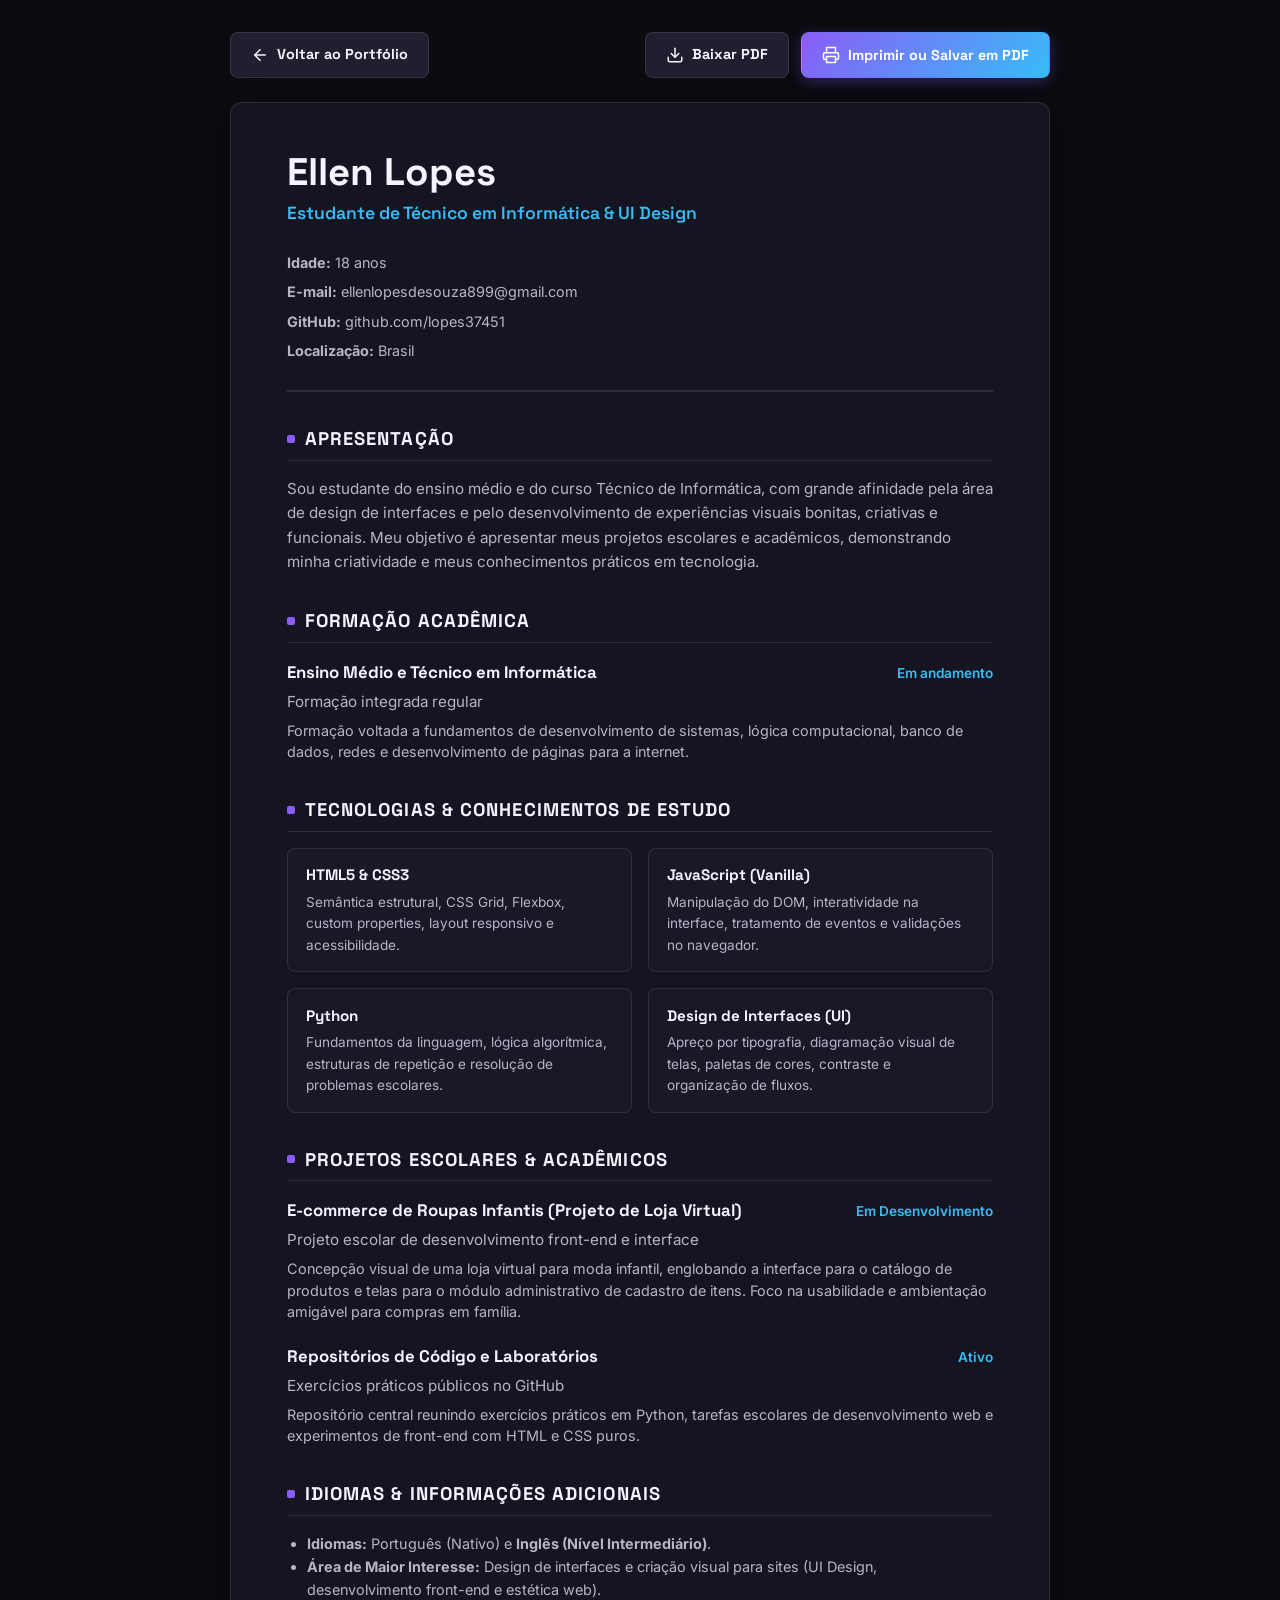
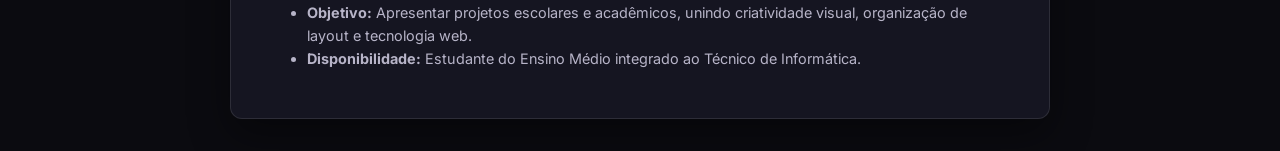
<file: curriculum.html>
<!DOCTYPE html>
<html lang="pt-BR">
<head>
  <meta charset="UTF-8">
  <meta name="viewport" content="width=device-width, initial-scale=1.0">
  <title>Currículo — Ellen Lopes | Técnico em Informática &amp; UI Design</title>
  <meta name="description" content="Currículo de Ellen Lopes, estudante de Técnico de Informática com foco em design de interfaces, HTML, CSS, Python e JavaScript.">

  <!-- Favicon -->
  <link rel="icon" type="image/svg+xml" href="./assets/favicon.svg">

  <!-- Fontes Tipográficas -->
  <link rel="preconnect" href="https://fonts.googleapis.com">
  <link rel="preconnect" href="https://fonts.gstatic.com" crossorigin>
  <link href="https://fonts.googleapis.com/css2?family=Inter:wght@400;500;600;700&family=Space+Grotesk:wght@600;700&display=swap" rel="stylesheet">

  <style>
    /* Reset & Variáveis para o Currículo */
    *, *::before, *::after {
      box-sizing: border-box;
      margin: 0;
      padding: 0;
    }

    :root {
      --bg-page: #0B0B10;
      --bg-sheet: #151521;
      --text-main: #F5F3FF;
      --text-sub: #B7B4C8;
      --text-muted: #7C7894;
      --accent: #8B5CF6;
      --accent-blue: #38BDF8;
      --border: rgba(255, 255, 255, 0.1);
      --font-heading: 'Space Grotesk', system-ui, sans-serif;
      --font-body: 'Inter', system-ui, sans-serif;
    }

    body {
      background-color: var(--bg-page);
      color: var(--text-sub);
      font-family: var(--font-body);
      line-height: 1.6;
      padding: 2rem 1rem;
      min-height: 100vh;
      display: flex;
      flex-direction: column;
      align-items: center;
    }

    /* Barra de Ações Superior (Oculta na impressão) */
    .action-bar {
      width: 100%;
      max-width: 820px;
      display: flex;
      justify-content: space-between;
      align-items: center;
      margin-bottom: 1.5rem;
      gap: 1rem;
      flex-wrap: wrap;
    }

    .btn {
      display: inline-flex;
      align-items: center;
      gap: 0.5rem;
      padding: 0.65rem 1.25rem;
      border-radius: 8px;
      font-family: var(--font-heading);
      font-size: 0.9rem;
      font-weight: 700;
      text-decoration: none;
      cursor: pointer;
      transition: all 150ms ease;
      border: 1px solid transparent;
    }

    .btn-back {
      background: #1F1F30;
      color: var(--text-main);
      border-color: var(--border);
    }

    .btn-back:hover {
      background: #28283E;
      border-color: var(--accent);
    }

    .btn-print {
      background: linear-gradient(135deg, #8B5CF6 0%, #38BDF8 100%);
      color: #FFFFFF;
      box-shadow: 0 4px 14px rgba(139, 92, 246, 0.3);
    }

    .btn-print:hover {
      transform: translateY(-2px);
      box-shadow: 0 6px 20px rgba(139, 92, 246, 0.45);
    }

    /* Folha A4 do Currículo */
    .sheet {
      width: 100%;
      max-width: 820px;
      background-color: var(--bg-sheet);
      border: 1px solid var(--border);
      border-radius: 12px;
      padding: 3rem 3.5rem;
      box-shadow: 0 16px 40px rgba(0, 0, 0, 0.4);
    }

    /* Cabeçalho do Currículo */
    .cv-header {
      border-bottom: 2px solid var(--border);
      padding-bottom: 1.75rem;
      margin-bottom: 2rem;
      display: flex;
      justify-content: space-between;
      align-items: flex-start;
      gap: 1.5rem;
      flex-wrap: wrap;
    }

    .cv-name {
      font-family: var(--font-heading);
      font-size: 2.4rem;
      font-weight: 700;
      color: var(--text-main);
      line-height: 1.1;
      margin-bottom: 0.35rem;
    }

    .cv-role {
      font-family: var(--font-heading);
      font-size: 1.1rem;
      color: var(--accent-blue);
      font-weight: 600;
    }

    .cv-contacts {
      list-style: none;
      display: flex;
      flex-direction: column;
      gap: 0.4rem;
      font-size: 0.9rem;
    }

    .cv-contacts a {
      color: var(--text-sub);
      text-decoration: none;
      transition: color 150ms ease;
    }

    .cv-contacts a:hover {
      color: var(--accent);
    }

    /* Seções do Currículo */
    .cv-section {
      margin-bottom: 2rem;
    }

    .cv-section:last-child {
      margin-bottom: 0;
    }

    .cv-section-title {
      font-family: var(--font-heading);
      font-size: 1.15rem;
      font-weight: 700;
      color: var(--text-main);
      text-transform: uppercase;
      letter-spacing: 0.06em;
      border-bottom: 1px solid var(--border);
      padding-bottom: 0.4rem;
      margin-bottom: 1rem;
      display: flex;
      align-items: center;
      gap: 0.6rem;
    }

    .cv-section-title::before {
      content: '';
      display: inline-block;
      width: 8px;
      height: 8px;
      background: var(--accent);
      border-radius: 2px;
    }

    .cv-item {
      margin-bottom: 1.25rem;
    }

    .cv-item:last-child {
      margin-bottom: 0;
    }

    .cv-item-header {
      display: flex;
      justify-content: space-between;
      align-items: baseline;
      gap: 1rem;
      flex-wrap: wrap;
      margin-bottom: 0.25rem;
    }

    .cv-item-title {
      font-family: var(--font-heading);
      font-size: 1.05rem;
      font-weight: 700;
      color: var(--text-main);
    }

    .cv-item-date {
      font-size: 0.85rem;
      color: var(--accent-blue);
      font-weight: 600;
    }

    .cv-item-sub {
      font-size: 0.95rem;
      color: var(--text-sub);
      margin-bottom: 0.35rem;
    }

    .cv-item-desc {
      font-size: 0.9rem;
      color: var(--text-sub);
      line-height: 1.5;
    }

    /* Grade de Competências */
    .skills-grid {
      display: grid;
      grid-template-columns: repeat(2, 1fr);
      gap: 1rem;
    }

    .skill-block {
      background: #181827;
      border: 1px solid var(--border);
      border-radius: 8px;
      padding: 0.9rem 1.1rem;
    }

    .skill-block-title {
      font-family: var(--font-heading);
      font-size: 0.95rem;
      font-weight: 700;
      color: var(--text-main);
      margin-bottom: 0.25rem;
    }

    .skill-block-text {
      font-size: 0.85rem;
      color: var(--text-sub);
    }

    /* =========================================================================
       ESTILOS DE IMPRESSÃO (Folha A4 / Salvar como PDF)
       ========================================================================= */
    @media print {
      body {
        background: #FFFFFF !important;
        color: #1F1F2E !important;
        padding: 0 !important;
      }

      .action-bar {
        display: none !important;
      }

      .sheet {
        background: #FFFFFF !important;
        color: #1F1F2E !important;
        border: none !important;
        box-shadow: none !important;
        padding: 1.5cm 1.5cm !important;
        max-width: 100% !important;
        width: 100% !important;
      }

      .cv-name, .cv-item-title, .skill-block-title, .cv-section-title {
        color: #000000 !important;
      }

      .cv-role, .cv-item-date {
        color: #5B21B6 !important;
      }

      .cv-contacts a, .cv-item-sub, .cv-item-desc, .skill-block-text, p {
        color: #333344 !important;
      }

      .cv-header, .cv-section-title {
        border-color: #D1D5DB !important;
      }

      .cv-section-title::before {
        background: #5B21B6 !important;
      }

      .skill-block {
        background: #F9FAFB !important;
        border-color: #E5E7EB !important;
      }

      @page {
        margin: 1cm;
        size: A4 portrait;
      }
    }

    /* Responsividade em Telas Pequenas */
    @media (max-width: 640px) {
      .sheet {
        padding: 1.75rem 1.25rem;
      }

      .cv-name {
        font-size: 1.85rem;
      }

      .skills-grid {
        grid-template-columns: 1fr;
      }
    }
  </style>
</head>
<body>

  <!-- Barra de Ações (Voltar, Baixar e Imprimir) -->
  <header class="action-bar" role="banner">
    <a href="./index.html" class="btn btn-back">
      <svg width="18" height="18" viewBox="0 0 24 24" fill="none" stroke="currentColor" stroke-width="2" stroke-linecap="round" stroke-linejoin="round" aria-hidden="true">
        <line x1="19" y1="12" x2="5" y2="12"></line>
        <polyline points="12 19 5 12 12 5"></polyline>
      </svg>
      <span>Voltar ao Portfólio</span>
    </a>

    <div style="display: flex; gap: 0.75rem; flex-wrap: wrap;">
      <a href="./curriculum.pdf" download="Curriculo-Ellen-Lopes.pdf" class="btn btn-back" title="Baixar arquivo PDF direto">
        <svg width="18" height="18" viewBox="0 0 24 24" fill="none" stroke="currentColor" stroke-width="2" stroke-linecap="round" stroke-linejoin="round" aria-hidden="true">
          <path d="M21 15v4a2 2 0 0 1-2 2H5a2 2 0 0 1-2-2v-4"></path>
          <polyline points="7 10 12 15 17 10"></polyline>
          <line x1="12" y1="15" x2="12" y2="3"></line>
        </svg>
        <span>Baixar PDF</span>
      </a>

      <button type="button" class="btn btn-print" onclick="window.print()">
        <svg width="18" height="18" viewBox="0 0 24 24" fill="none" stroke="currentColor" stroke-width="2" stroke-linecap="round" stroke-linejoin="round" aria-hidden="true">
          <polyline points="6 9 6 2 18 2 18 9"></polyline>
          <path d="M6 18H4a2 2 0 0 1-2-2v-5a2 2 0 0 1 2-2h16a2 2 0 0 1 2 2v5a2 2 0 0 1-2 2h-2"></path>
          <rect x="6" y="14" width="12" height="8"></rect>
        </svg>
        <span>Imprimir ou Salvar em PDF</span>
      </button>
    </div>
  </header>

  <!-- Folha Principal do Currículo -->
  <main class="sheet" id="curriculo-a4">
    <!-- Cabeçalho com Identificação Real -->
    <header class="cv-header">
      <div>
        <h1 class="cv-name">Ellen Lopes</h1>
        <p class="cv-role">Estudante de Técnico em Informática &amp; UI Design</p>
      </div>

      <ul class="cv-contacts" aria-label="Informações de contato">
        <li><strong>Idade:</strong> 18 anos</li>
        <li><strong>E-mail:</strong> <a href="mailto:ellenlopesdesouza899@gmail.com">ellenlopesdesouza899@gmail.com</a></li>
        <li><strong>GitHub:</strong> <a href="https://github.com/lopes37451?tab=repositories" target="_blank" rel="noopener noreferrer">github.com/lopes37451</a></li>
        <li><strong>Localização:</strong> Brasil</li>
      </ul>
    </header>

    <!-- Resumo / Perfil -->
    <section class="cv-section" aria-labelledby="cv-profile-title">
      <h2 class="cv-section-title" id="cv-profile-title">Apresentação</h2>
      <p style="font-size: 0.95rem; line-height: 1.6;">
        Sou estudante do ensino médio e do curso Técnico de Informática, com grande afinidade pela área de design de interfaces e pelo desenvolvimento de experiências visuais bonitas, criativas e funcionais. Meu objetivo é apresentar meus projetos escolares e acadêmicos, demonstrando minha criatividade e meus conhecimentos práticos em tecnologia.
      </p>
    </section>

    <!-- Formação Acadêmica Real -->
    <section class="cv-section" aria-labelledby="cv-education-title">
      <h2 class="cv-section-title" id="cv-education-title">Formação Acadêmica</h2>
      
      <div class="cv-item">
        <div class="cv-item-header">
          <h3 class="cv-item-title">Ensino Médio e Técnico em Informática</h3>
          <span class="cv-item-date">Em andamento</span>
        </div>
        <p class="cv-item-sub">Formação integrada regular</p>
        <p class="cv-item-desc">
          Formação voltada a fundamentos de desenvolvimento de sistemas, lógica computacional, banco de dados, redes e desenvolvimento de páginas para a internet.
        </p>
      </div>
    </section>

    <!-- Tecnologias e Áreas de Estudo -->
    <section class="cv-section" aria-labelledby="cv-skills-title">
      <h2 class="cv-section-title" id="cv-skills-title">Tecnologias &amp; Conhecimentos de Estudo</h2>
      
      <div class="skills-grid">
        <div class="skill-block">
          <h3 class="skill-block-title">HTML5 &amp; CSS3</h3>
          <p class="skill-block-text">Semântica estrutural, CSS Grid, Flexbox, custom properties, layout responsivo e acessibilidade.</p>
        </div>

        <div class="skill-block">
          <h3 class="skill-block-title">JavaScript (Vanilla)</h3>
          <p class="skill-block-text">Manipulação do DOM, interatividade na interface, tratamento de eventos e validações no navegador.</p>
        </div>

        <div class="skill-block">
          <h3 class="skill-block-title">Python</h3>
          <p class="skill-block-text">Fundamentos da linguagem, lógica algorítmica, estruturas de repetição e resolução de problemas escolares.</p>
        </div>

        <div class="skill-block">
          <h3 class="skill-block-title">Design de Interfaces (UI)</h3>
          <p class="skill-block-text">Apreço por tipografia, diagramação visual de telas, paletas de cores, contraste e organização de fluxos.</p>
        </div>
      </div>
    </section>

    <!-- Projetos Escolares e Acadêmicos (Sem dados inventados) -->
    <section class="cv-section" aria-labelledby="cv-projects-title">
      <h2 class="cv-section-title" id="cv-projects-title">Projetos Escolares &amp; Acadêmicos</h2>

      <div class="cv-item">
        <div class="cv-item-header">
          <h3 class="cv-item-title">E-commerce de Roupas Infantis (Projeto de Loja Virtual)</h3>
          <span class="cv-item-date">Em Desenvolvimento</span>
        </div>
        <p class="cv-item-sub">Projeto escolar de desenvolvimento front-end e interface</p>
        <p class="cv-item-desc">
          Concepção visual de uma loja virtual para moda infantil, englobando a interface para o catálogo de produtos e telas para o módulo administrativo de cadastro de itens. Foco na usabilidade e ambientação amigável para compras em família.
        </p>
      </div>

      <div class="cv-item">
        <div class="cv-item-header">
          <h3 class="cv-item-title">Repositórios de Código e Laboratórios</h3>
          <span class="cv-item-date">Ativo</span>
        </div>
        <p class="cv-item-sub">Exercícios práticos públicos no GitHub</p>
        <p class="cv-item-desc">
          Repositório central reunindo exercícios práticos em Python, tarefas escolares de desenvolvimento web e experimentos de front-end com HTML e CSS puros.
        </p>
      </div>
    </section>

    <!-- Idiomas / Outras Informações -->
    <section class="cv-section" aria-labelledby="cv-other-title">
      <h2 class="cv-section-title" id="cv-other-title">Idiomas &amp; Informações Adicionais</h2>
      <ul style="padding-left: 1.25rem; font-size: 0.9rem; line-height: 1.6;">
        <li><strong>Idiomas:</strong> Português (Nativo) e <strong>Inglês (Nível Intermediário)</strong>.</li>
        <li><strong>Área de Maior Interesse:</strong> Design de interfaces e criação visual para sites (UI Design, desenvolvimento front-end e estética web).</li>
        <li><strong>Objetivo:</strong> Apresentar projetos escolares e acadêmicos, unindo criatividade visual, organização de layout e tecnologia web.</li>
        <li><strong>Disponibilidade:</strong> Estudante do Ensino Médio integrado ao Técnico de Informática.</li>
      </ul>
    </section>
  </main>

</body>
</html>
</file>
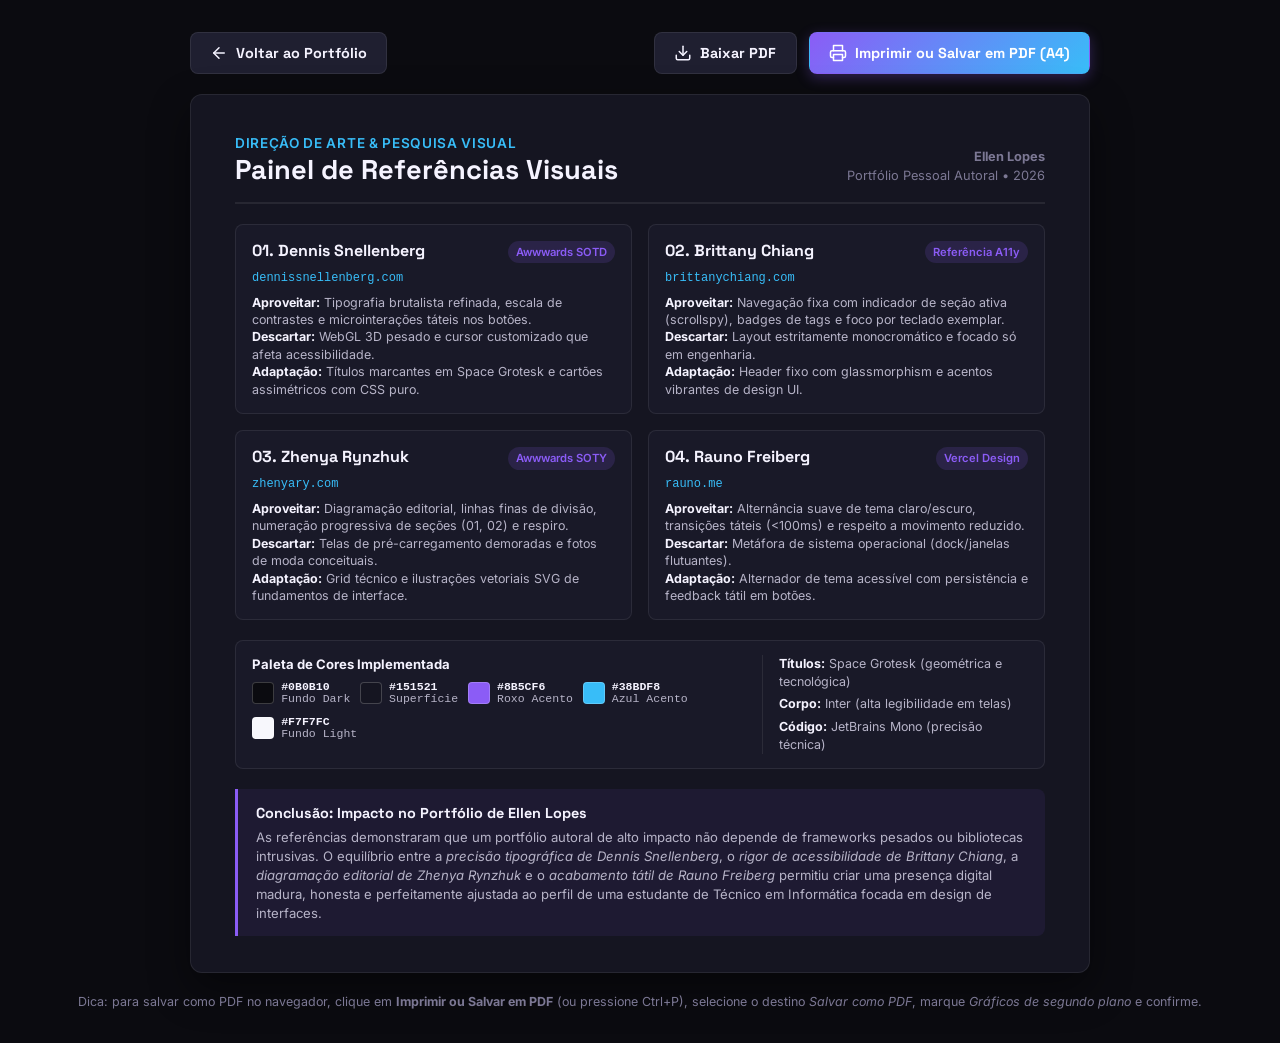
<file: referencias-visuais.html>
<!DOCTYPE html>
<html lang="pt-BR">
<head>
  <meta charset="UTF-8">
  <meta name="viewport" content="width=device-width, initial-scale=1.0">
  <title>Painel de Referências Visuais — Portfólio Ellen Lopes</title>
  <meta name="description" content="Documento de referências visuais reais verificadas do Awwwards e SiteInspire que fundamentaram o projeto de Ellen Lopes.">

  <!-- Favicon -->
  <link rel="icon" type="image/svg+xml" href="./assets/favicon.svg">

  <!-- Fontes -->
  <link rel="preconnect" href="https://fonts.googleapis.com">
  <link rel="preconnect" href="https://fonts.gstatic.com" crossorigin>
  <link href="https://fonts.googleapis.com/css2?family=Inter:wght@400;500;600;700&family=Space+Grotesk:wght@600;700&display=swap" rel="stylesheet">

  <style>
    *, *::before, *::after {
      box-sizing: border-box;
      margin: 0;
      padding: 0;
    }

    :root {
      --bg: #0B0B10;
      --sheet: #151521;
      --text-main: #F5F3FF;
      --text-sub: #B7B4C8;
      --text-muted: #7C7894;
      --purple: #8B5CF6;
      --blue: #38BDF8;
      --border: rgba(255, 255, 255, 0.08);
      --font-heading: 'Space Grotesk', system-ui, sans-serif;
      --font-body: 'Inter', system-ui, sans-serif;
    }

    body {
      background: var(--bg);
      color: var(--text-sub);
      font-family: var(--font-body);
      line-height: 1.45;
      padding: 2rem 1rem;
      display: flex;
      flex-direction: column;
      align-items: center;
    }

    /* Barra Superior */
    .action-bar {
      width: 100%;
      max-width: 900px;
      display: flex;
      justify-content: space-between;
      align-items: center;
      margin-bottom: 1.25rem;
      gap: 1rem;
      flex-wrap: wrap;
    }

    .btn {
      display: inline-flex;
      align-items: center;
      gap: 0.5rem;
      padding: 0.6rem 1.2rem;
      border-radius: 8px;
      font-family: var(--font-heading);
      font-size: 0.9rem;
      font-weight: 700;
      text-decoration: none;
      cursor: pointer;
      border: 1px solid transparent;
      transition: all 150ms ease;
    }

    .btn-back {
      background: #1F1F30;
      color: var(--text-main);
      border-color: var(--border);
    }

    .btn-back:hover {
      background: #2A2A42;
    }

    .btn-print {
      background: linear-gradient(135deg, #8B5CF6 0%, #38BDF8 100%);
      color: #FFFFFF;
      box-shadow: 0 4px 14px rgba(139, 92, 246, 0.3);
    }

    .btn-print:hover {
      transform: translateY(-2px);
    }

    /* Folha A4 Exata */
    .a4-sheet {
      width: 100%;
      max-width: 900px;
      background: var(--sheet);
      border: 1px solid var(--border);
      border-radius: 12px;
      padding: 2.25rem 2.75rem;
      box-shadow: 0 16px 40px rgba(0, 0, 0, 0.45);
    }

    /* Header do Documento */
    .doc-header {
      border-bottom: 2px solid var(--border);
      padding-bottom: 1rem;
      margin-bottom: 1.25rem;
      display: flex;
      justify-content: space-between;
      align-items: flex-end;
      gap: 1rem;
    }

    .doc-title {
      font-family: var(--font-heading);
      font-size: 1.7rem;
      font-weight: 700;
      color: var(--text-main);
      line-height: 1.15;
    }

    .doc-subtitle {
      font-size: 0.85rem;
      color: var(--blue);
      font-weight: 600;
      text-transform: uppercase;
      letter-spacing: 0.05em;
    }

    .doc-meta {
      font-size: 0.8rem;
      color: var(--text-muted);
      text-align: right;
    }

    /* Grid de Referências (2x2) */
    .refs-grid {
      display: grid;
      grid-template-columns: repeat(2, 1fr);
      gap: 1rem;
      margin-bottom: 1.25rem;
    }

    .ref-card {
      background: #191928;
      border: 1px solid var(--border);
      border-radius: 8px;
      padding: 0.9rem 1rem;
      display: flex;
      flex-direction: column;
      gap: 0.4rem;
    }

    .ref-header {
      display: flex;
      justify-content: space-between;
      align-items: baseline;
    }

    .ref-name {
      font-family: var(--font-heading);
      font-size: 1rem;
      font-weight: 700;
      color: var(--text-main);
    }

    .ref-badge {
      font-size: 0.7rem;
      padding: 0.2rem 0.5rem;
      border-radius: 9999px;
      background: rgba(139, 92, 246, 0.15);
      color: var(--purple);
      font-weight: 600;
    }

    .ref-url {
      font-size: 0.75rem;
      color: var(--blue);
      font-family: monospace;
      text-decoration: none;
      word-break: break-all;
    }

    .ref-body {
      font-size: 0.78rem;
      line-height: 1.4;
      color: var(--text-sub);
    }

    .ref-body strong {
      color: var(--text-main);
    }

    /* Seção da Paleta e Tipografia */
    .palette-section {
      display: grid;
      grid-template-columns: 1.3fr 0.7fr;
      gap: 1rem;
      margin-bottom: 1.25rem;
      padding: 0.9rem 1rem;
      background: #191928;
      border: 1px solid var(--border);
      border-radius: 8px;
    }

    .palette-swatches {
      display: flex;
      gap: 0.6rem;
      align-items: center;
      flex-wrap: wrap;
    }

    .swatch-item {
      display: flex;
      align-items: center;
      gap: 0.45rem;
    }

    .swatch-color {
      width: 22px;
      height: 22px;
      border-radius: 4px;
      border: 1px solid rgba(255, 255, 255, 0.2);
    }

    .swatch-info {
      font-size: 0.72rem;
      font-family: monospace;
      line-height: 1.1;
    }

    .swatch-name {
      font-weight: 700;
      color: var(--text-main);
    }

    .typography-info {
      display: flex;
      flex-direction: column;
      justify-content: center;
      gap: 0.25rem;
      border-left: 1px solid var(--border);
      padding-left: 1rem;
      font-size: 0.78rem;
    }

    .typography-info strong {
      color: var(--text-main);
    }

    /* Conclusão */
    .conclusion-box {
      border-left: 3px solid var(--purple);
      background: rgba(139, 92, 246, 0.08);
      padding: 0.85rem 1.1rem;
      border-radius: 0 8px 8px 0;
      font-size: 0.82rem;
      line-height: 1.45;
    }

    .conclusion-title {
      font-family: var(--font-heading);
      font-weight: 700;
      color: var(--text-main);
      margin-bottom: 0.25rem;
      font-size: 0.9rem;
    }

    /* Nota Como Salvar em PDF */
    .pdf-help-note {
      margin-top: 1.25rem;
      font-size: 0.78rem;
      color: var(--text-muted);
      text-align: center;
    }

    /* =========================================================================
       REGRAS DE IMPRESSÃO A4 (1 PÁGINA)
       ========================================================================= */
    @media print {
      body {
        background: #FFFFFF !important;
        color: #1F1F2E !important;
        padding: 0 !important;
      }

      .action-bar, .pdf-help-note {
        display: none !important;
      }

      .a4-sheet {
        background: #FFFFFF !important;
        border: none !important;
        box-shadow: none !important;
        padding: 0.8cm 1cm !important;
        max-width: 100% !important;
      }

      .doc-title, .ref-name, .swatch-name, .conclusion-title, strong {
        color: #000000 !important;
      }

      .doc-subtitle, .ref-url {
        color: #5B21B6 !important;
      }

      .doc-header {
        border-color: #D1D5DB !important;
      }

      .ref-card, .palette-section {
        background: #F9FAFB !important;
        border-color: #E5E7EB !important;
      }

      .ref-badge {
        background: #EDE9FE !important;
        color: #5B21B6 !important;
      }

      .conclusion-box {
        background: #F5F3FF !important;
        border-left-color: #7C3AED !important;
      }

      .swatch-color {
        border-color: #9CA3AF !important;
        -webkit-print-color-adjust: exact !important;
        print-color-adjust: exact !important;
      }

      @page {
        size: A4 portrait;
        margin: 0.8cm;
      }
    }

    @media (max-width: 700px) {
      .refs-grid {
        grid-template-columns: 1fr;
      }
      .palette-section {
        grid-template-columns: 1fr;
      }
      .typography-info {
        border-left: none;
        border-top: 1px solid var(--border);
        padding-left: 0;
        padding-top: 0.5rem;
      }
    }
  </style>
</head>
<body>

  <!-- Barra de Ações do Documento -->
  <header class="action-bar" role="banner">
    <a href="./index.html" class="btn btn-back">
      <svg width="18" height="18" viewBox="0 0 24 24" fill="none" stroke="currentColor" stroke-width="2" stroke-linecap="round" stroke-linejoin="round" aria-hidden="true">
        <line x1="19" y1="12" x2="5" y2="12"></line>
        <polyline points="12 19 5 12 12 5"></polyline>
      </svg>
      <span>Voltar ao Portfólio</span>
    </a>

    <div style="display: flex; gap: 0.75rem; flex-wrap: wrap;">
      <a href="./referencias-visuais.pdf" download="Referencias-Visuais-Ellen-Lopes.pdf" class="btn btn-back" title="Baixar arquivo PDF">
        <svg width="18" height="18" viewBox="0 0 24 24" fill="none" stroke="currentColor" stroke-width="2" stroke-linecap="round" stroke-linejoin="round" aria-hidden="true">
          <path d="M21 15v4a2 2 0 0 1-2 2H5a2 2 0 0 1-2-2v-4"></path>
          <polyline points="7 10 12 15 17 10"></polyline>
          <line x1="12" y1="15" x2="12" y2="3"></line>
        </svg>
        <span>Baixar PDF</span>
      </a>

      <button type="button" class="btn btn-print" onclick="window.print()">
        <svg width="18" height="18" viewBox="0 0 24 24" fill="none" stroke="currentColor" stroke-width="2" stroke-linecap="round" stroke-linejoin="round" aria-hidden="true">
          <polyline points="6 9 6 2 18 2 18 9"></polyline>
          <path d="M6 18H4a2 2 0 0 1-2-2v-5a2 2 0 0 1 2-2h16a2 2 0 0 1 2 2v5a2 2 0 0 1-2 2h-2"></path>
          <rect x="6" y="14" width="12" height="8"></rect>
        </svg>
        <span>Imprimir ou Salvar em PDF (A4)</span>
      </button>
    </div>
  </header>

  <!-- Folha A4 do Documento de Referências -->
  <main class="a4-sheet" id="referencias-a4">
    <!-- Cabeçalho -->
    <header class="doc-header">
      <div>
        <span class="doc-subtitle">Direção de Arte &amp; Pesquisa Visual</span>
        <h1 class="doc-title">Painel de Referências Visuais</h1>
      </div>
      <div class="doc-meta">
        <strong>Ellen Lopes</strong><br>
        Portfólio Pessoal Autoral • 2026
      </div>
    </header>

    <!-- As 4 Referências Reais Verificadas -->
    <section class="refs-grid" aria-label="Referências reais analisadas">
      <!-- Ref 1: Dennis Snellenberg -->
      <article class="ref-card">
        <div class="ref-header">
          <h2 class="ref-name">01. Dennis Snellenberg</h2>
          <span class="ref-badge">Awwwards SOTD</span>
        </div>
        <a href="https://dennissnellenberg.com/" class="ref-url" target="_blank" rel="noopener noreferrer">dennissnellenberg.com</a>
        <p class="ref-body">
          <strong>Aproveitar:</strong> Tipografia brutalista refinada, escala de contrastes e microinterações táteis nos botões.<br>
          <strong>Descartar:</strong> WebGL 3D pesado e cursor customizado que afeta acessibilidade.<br>
          <strong>Adaptação:</strong> Títulos marcantes em Space Grotesk e cartões assimétricos com CSS puro.
        </p>
      </article>

      <!-- Ref 2: Brittany Chiang -->
      <article class="ref-card">
        <div class="ref-header">
          <h2 class="ref-name">02. Brittany Chiang</h2>
          <span class="ref-badge">Referência A11y</span>
        </div>
        <a href="https://brittanychiang.com/" class="ref-url" target="_blank" rel="noopener noreferrer">brittanychiang.com</a>
        <p class="ref-body">
          <strong>Aproveitar:</strong> Navegação fixa com indicador de seção ativa (scrollspy), badges de tags e foco por teclado exemplar.<br>
          <strong>Descartar:</strong> Layout estritamente monocromático e focado só em engenharia.<br>
          <strong>Adaptação:</strong> Header fixo com glassmorphism e acentos vibrantes de design UI.
        </p>
      </article>

      <!-- Ref 3: Zhenya Rynzhuk -->
      <article class="ref-card">
        <div class="ref-header">
          <h2 class="ref-name">03. Zhenya Rynzhuk</h2>
          <span class="ref-badge">Awwwards SOTY</span>
        </div>
        <a href="https://zhenyary.com/" class="ref-url" target="_blank" rel="noopener noreferrer">zhenyary.com</a>
        <p class="ref-body">
          <strong>Aproveitar:</strong> Diagramação editorial, linhas finas de divisão, numeração progressiva de seções (01, 02) e respiro.<br>
          <strong>Descartar:</strong> Telas de pré-carregamento demoradas e fotos de moda conceituais.<br>
          <strong>Adaptação:</strong> Grid técnico e ilustrações vetoriais SVG de fundamentos de interface.
        </p>
      </article>

      <!-- Ref 4: Rauno Freiberg -->
      <article class="ref-card">
        <div class="ref-header">
          <h2 class="ref-name">04. Rauno Freiberg</h2>
          <span class="ref-badge">Vercel Design</span>
        </div>
        <a href="https://rauno.me/" class="ref-url" target="_blank" rel="noopener noreferrer">rauno.me</a>
        <p class="ref-body">
          <strong>Aproveitar:</strong> Alternância suave de tema claro/escuro, transições táteis (&lt;100ms) e respeito a movimento reduzido.<br>
          <strong>Descartar:</strong> Metáfora de sistema operacional (dock/janelas flutuantes).<br>
          <strong>Adaptação:</strong> Alternador de tema acessível com persistência e feedback tátil em botões.
        </p>
      </article>
    </section>

    <!-- Paleta de Cores e Tipografia -->
    <section class="palette-section" aria-label="Identidade cromática e tipográfica">
      <div>
        <strong style="display: block; font-size: 0.82rem; margin-bottom: 0.4rem; color: var(--text-main);">Paleta de Cores Implementada</strong>
        <div class="palette-swatches">
          <div class="swatch-item">
            <span class="swatch-color" style="background: #0B0B10;"></span>
            <div class="swatch-info"><span class="swatch-name">#0B0B10</span><br>Fundo Dark</div>
          </div>
          <div class="swatch-item">
            <span class="swatch-color" style="background: #151521;"></span>
            <div class="swatch-info"><span class="swatch-name">#151521</span><br>Superfície</div>
          </div>
          <div class="swatch-item">
            <span class="swatch-color" style="background: #8B5CF6;"></span>
            <div class="swatch-info"><span class="swatch-name">#8B5CF6</span><br>Roxo Acento</div>
          </div>
          <div class="swatch-item">
            <span class="swatch-color" style="background: #38BDF8;"></span>
            <div class="swatch-info"><span class="swatch-name">#38BDF8</span><br>Azul Acento</div>
          </div>
          <div class="swatch-item">
            <span class="swatch-color" style="background: #F7F7FC;"></span>
            <div class="swatch-info"><span class="swatch-name">#F7F7FC</span><br>Fundo Light</div>
          </div>
        </div>
      </div>

      <div class="typography-info">
        <div><strong>Títulos:</strong> Space Grotesk (geométrica e tecnológica)</div>
        <div><strong>Corpo:</strong> Inter (alta legibilidade em telas)</div>
        <div><strong>Código:</strong> JetBrains Mono (precisão técnica)</div>
      </div>
    </section>

    <!-- Conclusão Sintética -->
    <section class="conclusion-box" aria-labelledby="concl-title">
      <h2 class="conclusion-title" id="concl-title">Conclusão: Impacto no Portfólio de Ellen Lopes</h2>
      <p>
        As referências demonstraram que um portfólio autoral de alto impacto não depende de frameworks pesados ou bibliotecas intrusivas. O equilíbrio entre a <em>precisão tipográfica de Dennis Snellenberg</em>, o <em>rigor de acessibilidade de Brittany Chiang</em>, a <em>diagramação editorial de Zhenya Rynzhuk</em> e o <em>acabamento tátil de Rauno Freiberg</em> permitiu criar uma presença digital madura, honesta e perfeitamente ajustada ao perfil de uma estudante de Técnico em Informática focada em design de interfaces.
      </p>
    </section>
  </main>

  <p class="pdf-help-note">
    Dica: para salvar como PDF no navegador, clique em <strong>Imprimir ou Salvar em PDF</strong> (ou pressione Ctrl+P), selecione o destino <em>Salvar como PDF</em>, marque <em>Gráficos de segundo plano</em> e confirme.
  </p>

</body>
</html>
</file>
<file: style.css>
/* ==========================================================================
   PORTFÓLIO AUTORAL — ELLEN LOPES
   Design Editorial e Tecnológico // Vanilla CSS
   Diretrizes WCAG AA e Performance Pura
   ========================================================================== */

/* --------------------------------------------------------------------------
   1. DESIGN TOKENS & VARIÁVEIS
   -------------------------------------------------------------------------- */
:root {
  /* Paleta Base (Modo Escuro Padrão) */
  --bg-base: #0B0B10;
  --bg-surface: #151521;
  --bg-surface-elevated: #1F1F30;
  --bg-surface-card: rgba(21, 21, 33, 0.85);
  
  --text-primary: #F5F3FF;
  --text-secondary: #B7B4C8;
  --text-muted: #7C7894;
  
  --border-subtle: rgba(255, 255, 255, 0.08);
  --border-strong: rgba(255, 255, 255, 0.16);
  --border-accent: rgba(139, 92, 246, 0.4);

  /* Cores de Acento */
  --accent-purple: #8B5CF6;
  --accent-purple-hover: #7C3AED;
  --accent-purple-glow: rgba(139, 92, 246, 0.25);
  --accent-blue: #38BDF8;
  --accent-blue-hover: #0EA5E9;
  --accent-blue-glow: rgba(56, 189, 248, 0.2);

  --accent-gradient: linear-gradient(135deg, #8B5CF6 0%, #38BDF8 100%);
  --accent-gradient-glow: linear-gradient(135deg, rgba(139, 92, 246, 0.2) 0%, rgba(56, 189, 248, 0.2) 100%);

  /* Feedback Semântico */
  --color-success: #10B981;
  --color-error: #F87171;
  --color-warning: #F59E0B;

  /* Tipografia */
  --font-heading: 'Space Grotesk', system-ui, -apple-system, BlinkMacSystemFont, 'Segoe UI', Roboto, sans-serif;
  --font-body: 'Inter', system-ui, -apple-system, BlinkMacSystemFont, 'Segoe UI', Roboto, sans-serif;
  --font-mono: 'JetBrains Mono', 'Consolas', monospace;

  /* Escala de Espaçamento e Layout */
  --container-max: 1200px;
  --section-spacing: clamp(4.5rem, 8vw, 7.5rem);
  --radius-sm: 6px;
  --radius-md: 12px;
  --radius-lg: 20px;
  --radius-full: 9999px;

  /* Transições Táteis */
  --transition-fast: 150ms cubic-bezier(0.16, 1, 0.3, 1);
  --transition-normal: 250ms cubic-bezier(0.16, 1, 0.3, 1);
  --transition-theme: 300ms ease;

  /* Sombras */
  --shadow-sm: 0 2px 8px rgba(0, 0, 0, 0.2);
  --shadow-md: 0 8px 24px rgba(0, 0, 0, 0.35);
  --shadow-glow: 0 0 35px var(--accent-purple-glow);
}

/* --------------------------------------------------------------------------
   2. TEMA CLARO (LIGHT MODE)
   -------------------------------------------------------------------------- */
[data-theme="light"] {
  --bg-base: #F7F7FC;
  --bg-surface: #FFFFFF;
  --bg-surface-elevated: #EDEDF6;
  --bg-surface-card: rgba(255, 255, 255, 0.92);

  --text-primary: #191526;
  --text-secondary: #4E4A62;
  --text-muted: #827E96;

  --border-subtle: rgba(0, 0, 0, 0.08);
  --border-strong: rgba(0, 0, 0, 0.16);
  --border-accent: rgba(139, 92, 246, 0.5);

  --accent-purple: #7C3AED;
  --accent-purple-hover: #6D28D9;
  --accent-purple-glow: rgba(124, 58, 237, 0.15);
  --accent-blue: #0284C7;
  --accent-blue-hover: #0369A1;

  --shadow-sm: 0 2px 8px rgba(25, 21, 38, 0.06);
  --shadow-md: 0 8px 24px rgba(25, 21, 38, 0.08);
  --shadow-glow: 0 0 35px rgba(124, 58, 237, 0.12);
}

/* --------------------------------------------------------------------------
   3. RESET & ESTILOS BASE
   -------------------------------------------------------------------------- */
*, *::before, *::after {
  box-sizing: border-box;
  margin: 0;
  padding: 0;
}

html {
  scroll-behavior: smooth;
  font-size: 100%;
  -webkit-text-size-adjust: 100%;
}

body {
  font-family: var(--font-body);
  background-color: var(--bg-base);
  color: var(--text-secondary);
  line-height: 1.65;
  transition: background-color var(--transition-theme), color var(--transition-theme);
  overflow-x: hidden;
  min-height: 100vh;
}

/* Background Grid Sutil Decorativo */
body::before {
  content: '';
  position: fixed;
  inset: 0;
  background-image: 
    radial-gradient(circle at 50% 0%, var(--accent-purple-glow) 0%, transparent 60%),
    linear-gradient(to right, var(--border-subtle) 1px, transparent 1px),
    linear-gradient(to bottom, var(--border-subtle) 1px, transparent 1px);
  background-size: 100% 100%, 48px 48px, 48px 48px;
  pointer-events: none;
  z-index: -1;
  opacity: 0.6;
}

/* Tipografia Base */
h1, h2, h3, h4 {
  font-family: var(--font-heading);
  color: var(--text-primary);
  font-weight: 700;
  line-height: 1.15;
  letter-spacing: -0.02em;
}

p {
  margin-bottom: 1.25rem;
}

p:last-child {
  margin-bottom: 0;
}

a {
  color: var(--accent-blue);
  text-decoration: none;
  transition: color var(--transition-fast);
}

a:hover {
  color: var(--accent-purple);
}

img, svg {
  display: block;
  max-width: 100%;
  height: auto;
}

/* --------------------------------------------------------------------------
   4. ACESSIBILIDADE E FOCO (WCAG AA)
   -------------------------------------------------------------------------- */
/* Skip Link para navegação rápida por teclado */
.skip-link {
  position: absolute;
  top: -100px;
  left: 1.5rem;
  background: var(--accent-purple);
  color: #FFFFFF;
  padding: 0.75rem 1.25rem;
  border-radius: var(--radius-md);
  font-family: var(--font-heading);
  font-weight: 700;
  font-size: 0.95rem;
  z-index: 9999;
  transition: top var(--transition-fast);
  box-shadow: var(--shadow-md);
}

.skip-link:focus {
  top: 1.5rem;
  outline: 3px solid #FFFFFF;
  outline-offset: 2px;
}

/* Indicador de foco padrão para teclado */
:focus-visible {
  outline: 2px solid var(--accent-purple);
  outline-offset: 3px;
}

button:focus:not(:focus-visible),
a:focus:not(:focus-visible),
input:focus:not(:focus-visible),
textarea:focus:not(:focus-visible) {
  outline: none;
}

/* Respeito à preferência de Movimento Reduzido */
@media (prefers-reduced-motion: reduce) {
  html {
    scroll-behavior: auto !important;
  }
  
  *, *::before, *::after {
    animation-duration: 0.01ms !important;
    animation-iteration-count: 1 !important;
    transition-duration: 0.01ms !important;
    scroll-behavior: auto !important;
  }

  .reveal {
    opacity: 1 !important;
    transform: none !important;
  }
}

/* Utilitário para Leitores de Tela */
.sr-only {
  position: absolute;
  width: 1px;
  height: 1px;
  padding: 0;
  margin: -1px;
  overflow: hidden;
  clip: rect(0, 0, 0, 0);
  white-space: nowrap;
  border: 0;
}

/* Container Principal */
.container {
  width: 100%;
  max-width: var(--container-max);
  margin-inline: auto;
  padding-inline: clamp(1.25rem, 4vw, 2.5rem);
}

/* --------------------------------------------------------------------------
   5. CABEÇALHO & NAVEGAÇÃO FIXA
   -------------------------------------------------------------------------- */
.site-header {
  position: fixed;
  top: 0;
  left: 0;
  right: 0;
  z-index: 1000;
  background-color: rgba(11, 11, 16, 0.75);
  backdrop-filter: blur(14px);
  -webkit-backdrop-filter: blur(14px);
  border-bottom: 1px solid var(--border-subtle);
  transition: background-color var(--transition-theme), border-color var(--transition-theme);
}

[data-theme="light"] .site-header {
  background-color: rgba(247, 247, 252, 0.85);
}

.header-container {
  display: flex;
  align-items: center;
  justify-content: space-between;
  height: 4.75rem;
}

/* Logo da Marca */
.brand-logo {
  display: flex;
  align-items: center;
  gap: 0.75rem;
  color: var(--text-primary);
  font-family: var(--font-heading);
  font-size: 1.25rem;
  font-weight: 700;
  letter-spacing: -0.01em;
}

.brand-logo:hover {
  color: var(--text-primary);
}

.brand-mark {
  width: 2.25rem;
  height: 2.25rem;
  background: var(--accent-gradient);
  border-radius: var(--radius-sm);
  display: flex;
  align-items: center;
  justify-content: center;
  color: #FFFFFF;
  font-size: 0.95rem;
  font-weight: 800;
  box-shadow: 0 4px 12px var(--accent-purple-glow);
}

.brand-meta {
  display: flex;
  flex-direction: column;
}

.brand-name {
  line-height: 1.1;
}

.brand-role {
  font-size: 0.75rem;
  font-family: var(--font-mono);
  color: var(--accent-blue);
  font-weight: 500;
  letter-spacing: 0.05em;
  text-transform: uppercase;
}

/* Menu de Navegação Desktop */
.nav-desktop {
  display: flex;
  align-items: center;
  gap: 2rem;
}

.nav-links {
  display: flex;
  align-items: center;
  list-style: none;
  gap: 1.5rem;
}

.nav-link {
  font-family: var(--font-heading);
  font-size: 0.95rem;
  font-weight: 600;
  color: var(--text-secondary);
  padding: 0.5rem 0.75rem;
  border-radius: var(--radius-sm);
  position: relative;
  transition: color var(--transition-fast), background-color var(--transition-fast);
}

.nav-link:hover {
  color: var(--text-primary);
}

/* Indicador de Seção Ativa (ScrollSpy) */
.nav-link.active {
  color: var(--text-primary);
}

.nav-link.active::after {
  content: '';
  position: absolute;
  bottom: 0;
  left: 0.75rem;
  right: 0.75rem;
  height: 2px;
  background: var(--accent-gradient);
  border-radius: var(--radius-full);
}

/* Controles de Ação do Header */
.header-actions {
  display: flex;
  align-items: center;
  gap: 0.85rem;
}

/* Alternador de Tema */
.theme-toggle {
  background: var(--bg-surface);
  border: 1px solid var(--border-subtle);
  color: var(--text-secondary);
  width: 2.5rem;
  height: 2.5rem;
  border-radius: var(--radius-md);
  display: flex;
  align-items: center;
  justify-content: center;
  cursor: pointer;
  transition: border-color var(--transition-fast), color var(--transition-fast), background-color var(--transition-fast), transform var(--transition-fast);
}

.theme-toggle:hover {
  border-color: var(--border-accent);
  color: var(--text-primary);
  transform: translateY(-1px);
}

.theme-icon {
  width: 1.25rem;
  height: 1.25rem;
  stroke: currentColor;
  stroke-width: 2;
  stroke-linecap: round;
  stroke-linejoin: round;
  fill: none;
}

/* Botão Hambúrguer Mobile */
.mobile-toggle {
  display: none;
  background: var(--bg-surface);
  border: 1px solid var(--border-subtle);
  color: var(--text-primary);
  width: 2.6rem;
  height: 2.6rem;
  border-radius: var(--radius-md);
  align-items: center;
  justify-content: center;
  cursor: pointer;
  padding: 0.5rem;
}

.hamburger-line {
  display: block;
  width: 18px;
  height: 2px;
  background: currentColor;
  border-radius: 1px;
  transition: transform var(--transition-normal), opacity var(--transition-normal);
}

.hamburger-line + .hamburger-line {
  margin-top: 5px;
}

/* Estado Aberto do Botão Hambúrguer */
.mobile-toggle[aria-expanded="true"] .hamburger-line:nth-child(1) {
  transform: translateY(7px) rotate(45deg);
}

.mobile-toggle[aria-expanded="true"] .hamburger-line:nth-child(2) {
  opacity: 0;
}

.mobile-toggle[aria-expanded="true"] .hamburger-line:nth-child(3) {
  transform: translateY(-7px) rotate(-45deg);
}

/* Gaveta Móvel (Mobile Menu Drawer) */
.mobile-drawer {
  display: none;
  position: fixed;
  top: 4.75rem;
  left: 0;
  right: 0;
  bottom: 0;
  background: var(--bg-base);
  border-bottom: 1px solid var(--border-subtle);
  padding: 2rem 1.5rem;
  flex-direction: column;
  justify-content: space-between;
  overflow-y: auto;
  z-index: 999;
  transform: translateY(-100%);
  opacity: 0;
  transition: transform var(--transition-normal), opacity var(--transition-normal);
}

.mobile-drawer.open {
  transform: translateY(0);
  opacity: 1;
}

.mobile-nav-links {
  list-style: none;
  display: flex;
  flex-direction: column;
  gap: 1.25rem;
}

.mobile-nav-link {
  font-family: var(--font-heading);
  font-size: 1.5rem;
  font-weight: 700;
  color: var(--text-secondary);
  display: block;
  padding: 0.5rem 0;
  border-bottom: 1px solid var(--border-subtle);
}

.mobile-nav-link.active,
.mobile-nav-link:hover {
  color: var(--text-primary);
  border-bottom-color: var(--accent-purple);
}

.mobile-drawer-footer {
  margin-top: 2rem;
  display: flex;
  flex-direction: column;
  gap: 1rem;
}

/* --------------------------------------------------------------------------
   6. BOTÕES & ELEMENTOS INTERATIVOS
   -------------------------------------------------------------------------- */
.btn {
  display: inline-flex;
  align-items: center;
  justify-content: center;
  gap: 0.6rem;
  font-family: var(--font-heading);
  font-weight: 700;
  font-size: 0.95rem;
  padding: 0.85rem 1.6rem;
  border-radius: var(--radius-md);
  border: 1px solid transparent;
  cursor: pointer;
  text-decoration: none;
  transition: transform var(--transition-fast), box-shadow var(--transition-fast), background-color var(--transition-fast), border-color var(--transition-fast), color var(--transition-fast);
  white-space: nowrap;
}

.btn:active {
  transform: scale(0.98);
}

.btn-primary {
  background: var(--accent-gradient);
  color: #FFFFFF;
  box-shadow: 0 4px 16px var(--accent-purple-glow);
}

.btn-primary:hover {
  color: #FFFFFF;
  box-shadow: 0 6px 22px rgba(139, 92, 246, 0.4);
  transform: translateY(-2px);
}

.btn-secondary {
  background: var(--bg-surface);
  color: var(--text-primary);
  border-color: var(--border-strong);
}

.btn-secondary:hover {
  background: var(--bg-surface-elevated);
  border-color: var(--accent-purple);
  color: var(--text-primary);
  transform: translateY(-2px);
}

.btn-ghost {
  background: transparent;
  color: var(--text-secondary);
  border-color: var(--border-subtle);
}

.btn-ghost:hover {
  color: var(--text-primary);
  background: var(--bg-surface);
  border-color: var(--border-strong);
}

.btn-sm {
  padding: 0.55rem 1.1rem;
  font-size: 0.85rem;
}

.btn-icon {
  width: 1.1rem;
  height: 1.1rem;
  stroke: currentColor;
  stroke-width: 2.2;
  stroke-linecap: round;
  stroke-linejoin: round;
  fill: none;
}

/* Badges e Tags */
.badge {
  display: inline-flex;
  align-items: center;
  gap: 0.4rem;
  padding: 0.35rem 0.75rem;
  border-radius: var(--radius-full);
  font-family: var(--font-mono);
  font-size: 0.75rem;
  font-weight: 600;
  letter-spacing: 0.02em;
  background: var(--bg-surface-elevated);
  color: var(--text-secondary);
  border: 1px solid var(--border-subtle);
}

.badge-accent {
  background: rgba(139, 92, 246, 0.12);
  color: var(--accent-purple);
  border-color: var(--border-accent);
}

.badge-cyan {
  background: rgba(56, 189, 248, 0.12);
  color: var(--accent-blue);
  border-color: rgba(56, 189, 248, 0.3);
}

.badge-dot {
  width: 6px;
  height: 6px;
  border-radius: 50%;
  background: currentColor;
}

/* --------------------------------------------------------------------------
   7. SEÇÃO HERO (#inicio)
   -------------------------------------------------------------------------- */
.hero-section {
  padding-top: calc(4.75rem + 3.5rem);
  padding-bottom: clamp(3rem, 6vw, 6rem);
  position: relative;
  overflow: hidden;
}

.hero-grid {
  display: grid;
  grid-template-columns: 1.15fr 0.85fr;
  align-items: center;
  gap: clamp(2rem, 5vw, 4.5rem);
}

.hero-meta-badge {
  display: inline-flex;
  align-items: center;
  gap: 0.6rem;
  padding: 0.4rem 0.9rem;
  border-radius: var(--radius-full);
  background: var(--bg-surface);
  border: 1px solid var(--border-subtle);
  margin-bottom: 1.5rem;
  font-family: var(--font-mono);
  font-size: 0.8rem;
  color: var(--text-secondary);
}

.hero-meta-badge .status-ping {
  position: relative;
  width: 8px;
  height: 8px;
  border-radius: 50%;
  background-color: var(--color-success);
}

.hero-meta-badge .status-ping::after {
  content: '';
  position: absolute;
  inset: -3px;
  border-radius: 50%;
  background-color: var(--color-success);
  opacity: 0.5;
  animation: ping 2s cubic-bezier(0, 0, 0.2, 1) infinite;
}

@keyframes ping {
  75%, 100% {
    transform: scale(2);
    opacity: 0;
  }
}

.hero-title {
  font-size: clamp(2.4rem, 5.5vw, 4.25rem);
  line-height: 1.08;
  margin-bottom: 1.25rem;
  letter-spacing: -0.03em;
}

.hero-title .gradient-text {
  background: var(--accent-gradient);
  -webkit-background-clip: text;
  -webkit-text-fill-color: transparent;
  display: inline-block;
}

.hero-tagline {
  font-size: clamp(1.1rem, 2vw, 1.35rem);
  color: var(--text-secondary);
  max-width: 540px;
  margin-bottom: 2.25rem;
  font-weight: 400;
  line-height: 1.5;
}

.hero-actions {
  display: flex;
  flex-wrap: wrap;
  align-items: center;
  gap: 1rem;
  margin-bottom: 2.5rem;
}

.hero-credentials {
  display: flex;
  flex-wrap: wrap;
  gap: 1.5rem;
  padding-top: 1.75rem;
  border-top: 1px solid var(--border-subtle);
}

.credential-item {
  display: flex;
  flex-direction: column;
}

.credential-label {
  font-size: 0.75rem;
  font-family: var(--font-mono);
  color: var(--text-muted);
  text-transform: uppercase;
  letter-spacing: 0.05em;
}

.credential-value {
  font-size: 0.95rem;
  font-family: var(--font-heading);
  font-weight: 700;
  color: var(--text-primary);
}

/* Gráfico Visual do Hero */
.hero-visual-wrapper {
  position: relative;
  display: flex;
  align-items: center;
  justify-content: center;
}

.hero-visual-container {
  width: 100%;
  max-width: 520px;
  aspect-ratio: 540 / 440;
  position: relative;
  filter: drop-shadow(0 20px 40px rgba(0, 0, 0, 0.4));
  transition: transform var(--transition-normal);
}

.hero-visual-container:hover {
  transform: translateY(-4px);
}

/* --------------------------------------------------------------------------
   8. CABEÇALHOS DE SEÇÃO EDITORIAL
   -------------------------------------------------------------------------- */
.section-wrapper {
  padding-block: var(--section-spacing);
  position: relative;
}

.section-wrapper + .section-wrapper {
  border-top: 1px solid var(--border-subtle);
}

.section-header {
  margin-bottom: clamp(2.5rem, 5vw, 4rem);
}

.section-counter {
  font-family: var(--font-mono);
  font-size: 0.85rem;
  font-weight: 600;
  color: var(--accent-purple);
  letter-spacing: 0.1em;
  text-transform: uppercase;
  display: inline-block;
  margin-bottom: 0.6rem;
}

.section-title {
  font-size: clamp(2rem, 3.8vw, 3rem);
  margin-bottom: 1rem;
}

.section-lead {
  font-size: clamp(1.05rem, 1.6vw, 1.25rem);
  color: var(--text-secondary);
  max-width: 680px;
}

/* --------------------------------------------------------------------------
   9. SEÇÃO SOBRE MIM (#sobre)
   -------------------------------------------------------------------------- */
.about-grid {
  display: grid;
  grid-template-columns: 1.1fr 0.9fr;
  gap: clamp(2rem, 5vw, 4rem);
  align-items: start;
}

.about-text-column p {
  font-size: 1.05rem;
  color: var(--text-secondary);
  margin-bottom: 1.25rem;
}

.about-highlight-box {
  background: var(--bg-surface);
  border: 1px solid var(--border-subtle);
  border-left: 4px solid var(--accent-purple);
  padding: 1.5rem;
  border-radius: var(--radius-md);
  margin-top: 1.75rem;
}

.about-highlight-box h3 {
  font-size: 1.15rem;
  margin-bottom: 0.5rem;
}

/* Grade de Tecnologias */
.tech-stack-card {
  background: var(--bg-surface);
  border: 1px solid var(--border-subtle);
  border-radius: var(--radius-lg);
  padding: clamp(1.5rem, 3vw, 2.25rem);
  box-shadow: var(--shadow-sm);
}

.tech-stack-title {
  font-size: 1.25rem;
  margin-bottom: 1.5rem;
  display: flex;
  align-items: center;
  justify-content: space-between;
}

.tech-grid {
  display: grid;
  grid-template-columns: repeat(2, 1fr);
  gap: 1rem;
}

.tech-item {
  background: var(--bg-surface-elevated);
  border: 1px solid var(--border-subtle);
  border-radius: var(--radius-md);
  padding: 1.25rem;
  transition: transform var(--transition-fast), border-color var(--transition-fast);
}

.tech-item:hover {
  transform: translateY(-2px);
  border-color: var(--border-accent);
}

.tech-item-header {
  display: flex;
  align-items: center;
  justify-content: space-between;
  margin-bottom: 0.5rem;
}

.tech-item-name {
  font-family: var(--font-heading);
  font-size: 1.1rem;
  font-weight: 700;
  color: var(--text-primary);
}

.tech-item-category {
  font-family: var(--font-mono);
  font-size: 0.7rem;
  color: var(--accent-blue);
  text-transform: uppercase;
}

.tech-item-desc {
  font-size: 0.85rem;
  color: var(--text-secondary);
  line-height: 1.45;
}

/* --------------------------------------------------------------------------
   10. GALERIA DE PROJETOS (#projetos)
   -------------------------------------------------------------------------- */
.projects-editorial-grid {
  display: flex;
  flex-direction: column;
  gap: 3rem;
}

/* Card Principal em Destaque (E-commerce Infantil) */
.project-featured-card {
  background: var(--bg-surface-card);
  border: 1px solid var(--border-strong);
  border-radius: var(--radius-lg);
  overflow: hidden;
  box-shadow: var(--shadow-md);
  transition: transform var(--transition-fast), border-color var(--transition-fast), box-shadow var(--transition-fast);
}

.project-featured-card:hover {
  border-color: var(--border-accent);
  box-shadow: var(--shadow-glow);
}

.featured-card-grid {
  display: grid;
  grid-template-columns: 1.15fr 0.85fr;
  align-items: center;
}

.featured-visual-pane {
  background: var(--bg-base);
  padding: clamp(1.25rem, 3vw, 2.5rem);
  border-right: 1px solid var(--border-subtle);
  display: flex;
  align-items: center;
  justify-content: center;
}

.featured-visual-container {
  width: 100%;
  aspect-ratio: 600 / 360;
  border-radius: var(--radius-md);
  overflow: hidden;
  box-shadow: 0 10px 30px rgba(0, 0, 0, 0.4);
}

.featured-content-pane {
  padding: clamp(2rem, 4vw, 3rem);
  display: flex;
  flex-direction: column;
  gap: 1.25rem;
}

.project-meta-row {
  display: flex;
  flex-wrap: wrap;
  align-items: center;
  gap: 0.75rem;
}

.project-card-title {
  font-size: clamp(1.6rem, 2.5vw, 2.2rem);
  color: var(--text-primary);
}

.project-card-desc {
  font-size: 1rem;
  color: var(--text-secondary);
  line-height: 1.6;
}

.project-specs-list {
  list-style: none;
  display: flex;
  flex-direction: column;
  gap: 0.5rem;
  padding: 1rem;
  background: var(--bg-surface-elevated);
  border-radius: var(--radius-md);
  border: 1px solid var(--border-subtle);
}

.project-spec-item {
  display: flex;
  align-items: center;
  gap: 0.6rem;
  font-size: 0.85rem;
  color: var(--text-secondary);
}

.project-spec-item svg {
  width: 1rem;
  height: 1rem;
  color: var(--accent-purple);
  flex-shrink: 0;
}

.project-tags-row {
  display: flex;
  flex-wrap: wrap;
  gap: 0.5rem;
}

.project-actions-row {
  display: flex;
  flex-wrap: wrap;
  align-items: center;
  gap: 1rem;
  margin-top: 0.5rem;
}

/* Grade de Projetos Secundários (2 colunas) */
.projects-subgrid {
  display: grid;
  grid-template-columns: repeat(2, 1fr);
  gap: 2rem;
}

.project-subcard {
  background: var(--bg-surface-card);
  border: 1px solid var(--border-subtle);
  border-radius: var(--radius-lg);
  padding: clamp(1.5rem, 3vw, 2.25rem);
  display: flex;
  flex-direction: column;
  justify-content: space-between;
  gap: 1.5rem;
  transition: transform var(--transition-fast), border-color var(--transition-fast);
}

.project-subcard:hover {
  transform: translateY(-3px);
  border-color: var(--border-accent);
}

.subcard-visual {
  width: 100%;
  aspect-ratio: 600 / 360;
  border-radius: var(--radius-md);
  overflow: hidden;
  background: var(--bg-base);
  border: 1px solid var(--border-subtle);
}

.subcard-content h3 {
  font-size: 1.4rem;
  margin-bottom: 0.75rem;
}

.subcard-content p {
  font-size: 0.95rem;
  color: var(--text-secondary);
}

/* --------------------------------------------------------------------------
   11. SEÇÃO DE CONTATO (#contato)
   -------------------------------------------------------------------------- */
.contact-grid {
  display: grid;
  grid-template-columns: 0.95fr 1.05fr;
  gap: clamp(2.5rem, 6vw, 5rem);
  align-items: start;
}

.contact-info-col h3 {
  font-size: 1.6rem;
  margin-bottom: 1rem;
}

.contact-channels-list {
  list-style: none;
  display: flex;
  flex-direction: column;
  gap: 1.25rem;
  margin-block: 2rem;
}

.contact-channel-item {
  display: flex;
  align-items: flex-start;
  gap: 1rem;
  background: var(--bg-surface);
  border: 1px solid var(--border-subtle);
  border-radius: var(--radius-md);
  padding: 1.25rem;
  transition: border-color var(--transition-fast);
}

.contact-channel-item:hover {
  border-color: var(--border-accent);
}

.channel-icon-box {
  width: 2.75rem;
  height: 2.75rem;
  background: var(--bg-surface-elevated);
  border-radius: var(--radius-sm);
  display: flex;
  align-items: center;
  justify-content: center;
  color: var(--accent-purple);
  flex-shrink: 0;
}

.channel-icon-box svg {
  width: 1.35rem;
  height: 1.35rem;
}

.channel-details {
  display: flex;
  flex-direction: column;
}

.channel-title {
  font-size: 0.8rem;
  font-family: var(--font-mono);
  color: var(--text-muted);
  text-transform: uppercase;
}

.channel-link {
  font-family: var(--font-heading);
  font-weight: 700;
  font-size: 1.05rem;
  color: var(--text-primary);
  word-break: break-all;
}

.channel-link:hover {
  color: var(--accent-purple);
}

.contact-transparency-note {
  background: var(--bg-surface-elevated);
  border: 1px dashed var(--border-strong);
  border-radius: var(--radius-md);
  padding: 1.25rem;
  font-size: 0.85rem;
  color: var(--text-secondary);
}

.contact-transparency-note strong {
  color: var(--text-primary);
}

/* Formulário de Contato */
.contact-form-card {
  background: var(--bg-surface);
  border: 1px solid var(--border-subtle);
  border-radius: var(--radius-lg);
  padding: clamp(1.75rem, 4vw, 2.5rem);
  box-shadow: var(--shadow-sm);
}

.form-group {
  margin-bottom: 1.5rem;
  display: flex;
  flex-direction: column;
}

.form-label {
  font-family: var(--font-heading);
  font-size: 0.9rem;
  font-weight: 600;
  color: var(--text-primary);
  margin-bottom: 0.5rem;
  display: flex;
  align-items: center;
  justify-content: space-between;
}

.form-label .required-indicator {
  color: var(--accent-purple);
}

.form-input,
.form-textarea {
  width: 100%;
  background: var(--bg-base);
  border: 1px solid var(--border-strong);
  border-radius: var(--radius-md);
  padding: 0.85rem 1.1rem;
  font-family: var(--font-body);
  font-size: 0.95rem;
  color: var(--text-primary);
  transition: border-color var(--transition-fast), box-shadow var(--transition-fast);
}

.form-input:focus,
.form-textarea:focus {
  border-color: var(--accent-purple);
  box-shadow: 0 0 0 3px var(--accent-purple-glow);
  outline: none;
}

.form-input.input-error,
.form-textarea.input-error {
  border-color: var(--color-error);
}

.form-error-msg {
  font-size: 0.8rem;
  color: var(--color-error);
  margin-top: 0.35rem;
  min-height: 1.1rem;
}

.form-status-alert {
  padding: 1rem;
  border-radius: var(--radius-md);
  margin-bottom: 1.5rem;
  font-size: 0.9rem;
  display: none;
}

.form-status-alert.visible {
  display: block;
}

.form-status-alert.info {
  background: rgba(56, 189, 248, 0.12);
  border: 1px solid rgba(56, 189, 248, 0.3);
  color: var(--text-primary);
}

/* --------------------------------------------------------------------------
   12. RODAPÉ (FOOTER)
   -------------------------------------------------------------------------- */
.site-footer {
  border-top: 1px solid var(--border-subtle);
  background: var(--bg-surface);
  padding-block: 3.5rem 2.5rem;
}

.footer-grid {
  display: flex;
  flex-wrap: wrap;
  align-items: center;
  justify-content: space-between;
  gap: 2rem;
  margin-bottom: 2.5rem;
}

.footer-nav {
  display: flex;
  flex-wrap: wrap;
  gap: 1.5rem;
  list-style: none;
}

.footer-nav a {
  font-family: var(--font-heading);
  font-size: 0.9rem;
  font-weight: 600;
  color: var(--text-secondary);
}

.footer-nav a:hover {
  color: var(--text-primary);
}

.footer-bottom {
  display: flex;
  flex-wrap: wrap;
  align-items: center;
  justify-content: space-between;
  gap: 1rem;
  padding-top: 2rem;
  border-top: 1px solid var(--border-subtle);
  font-size: 0.85rem;
  color: var(--text-muted);
}

/* --------------------------------------------------------------------------
   13. ANIMAÇÕES AO ROLAR (REVEAL)
   -------------------------------------------------------------------------- */
.reveal {
  opacity: 0;
  transform: translateY(24px);
  transition: opacity 600ms cubic-bezier(0.16, 1, 0.3, 1), transform 600ms cubic-bezier(0.16, 1, 0.3, 1);
}

.reveal.revealed {
  opacity: 1;
  transform: translateY(0);
}

/* --------------------------------------------------------------------------
   14. RESPONSIVIDADE E BREAKPOINTS
   -------------------------------------------------------------------------- */
/* Tablets e Telas Médias (<= 992px) */
@media (max-width: 992px) {
  .hero-grid {
    grid-template-columns: 1fr;
    text-align: left;
  }

  .hero-visual-wrapper {
    max-width: 480px;
    margin-inline: auto;
  }

  .about-grid {
    grid-template-columns: 1fr;
  }

  .featured-card-grid {
    grid-template-columns: 1fr;
  }

  .featured-visual-pane {
    border-right: none;
    border-bottom: 1px solid var(--border-subtle);
  }

  .contact-grid {
    grid-template-columns: 1fr;
  }
}

/* Dispositivos Móveis (<= 768px) */
@media (max-width: 768px) {
  .nav-desktop {
    display: none;
  }

  .mobile-toggle {
    display: flex;
  }

  .mobile-drawer {
    display: flex;
  }

  .projects-subgrid {
    grid-template-columns: 1fr;
  }

  .tech-grid {
    grid-template-columns: 1fr;
  }

  .hero-actions {
    flex-direction: column;
    align-items: stretch;
  }

  .hero-actions .btn {
    width: 100%;
  }

  .footer-grid {
    flex-direction: column;
    align-items: flex-start;
  }

  .footer-bottom {
    flex-direction: column;
    align-items: flex-start;
  }
}

/* Telas Muito Pequenas (<= 380px) */
@media (max-width: 380px) {
  .brand-role {
    display: none;
  }

  .hero-title {
    font-size: 2.1rem;
  }

  .container {
    padding-inline: 1rem;
  }
}

/* --------------------------------------------------------------------------
   15. ESTILOS DE IMPRESSÃO (@media print)
   -------------------------------------------------------------------------- */
@media print {
  .site-header,
  .mobile-drawer,
  .hero-actions,
  .contact-form-card,
  .theme-toggle,
  .skip-link,
  .site-footer {
    display: none !important;
  }

  body {
    background: #FFFFFF !important;
    color: #000000 !important;
  }

  body::before {
    display: none !important;
  }

  .container {
    max-width: 100% !important;
    padding: 0 !important;
  }

  .hero-title, h1, h2, h3 {
    color: #000000 !important;
  }
}
</file>
